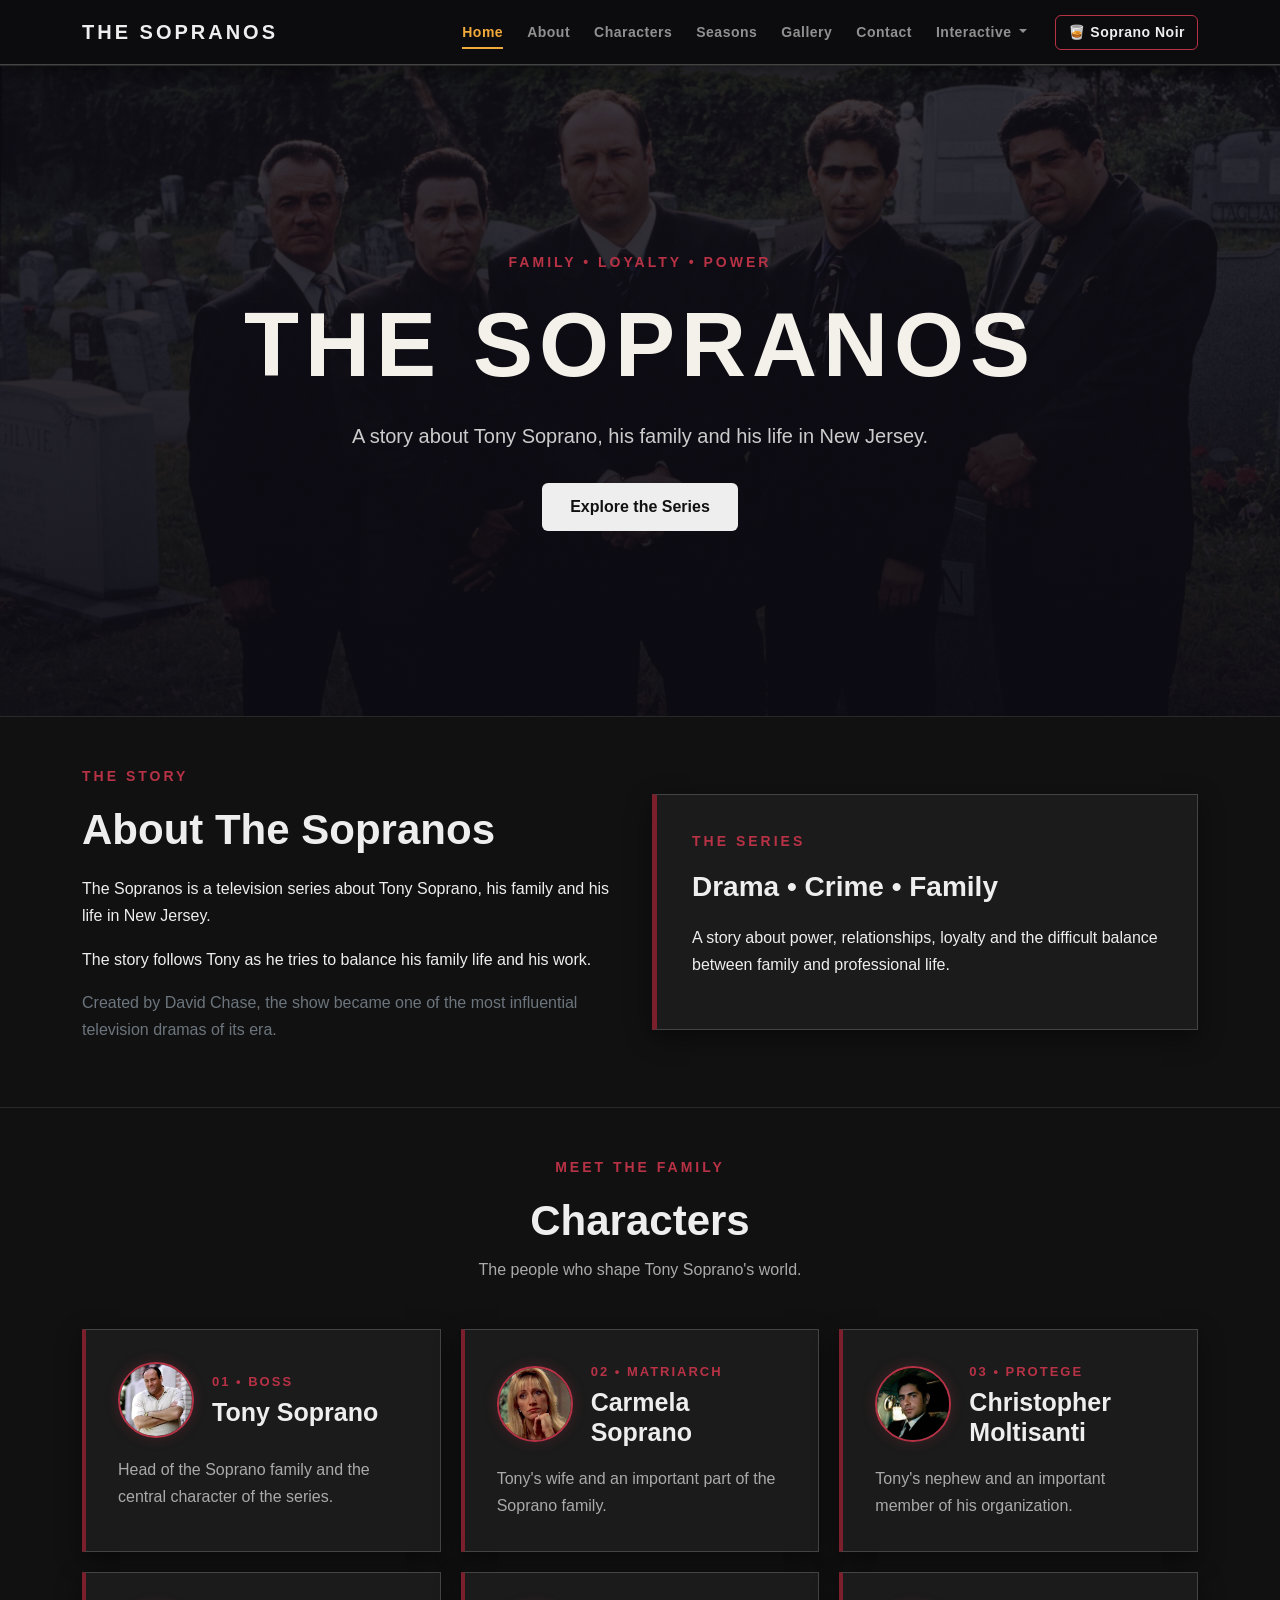
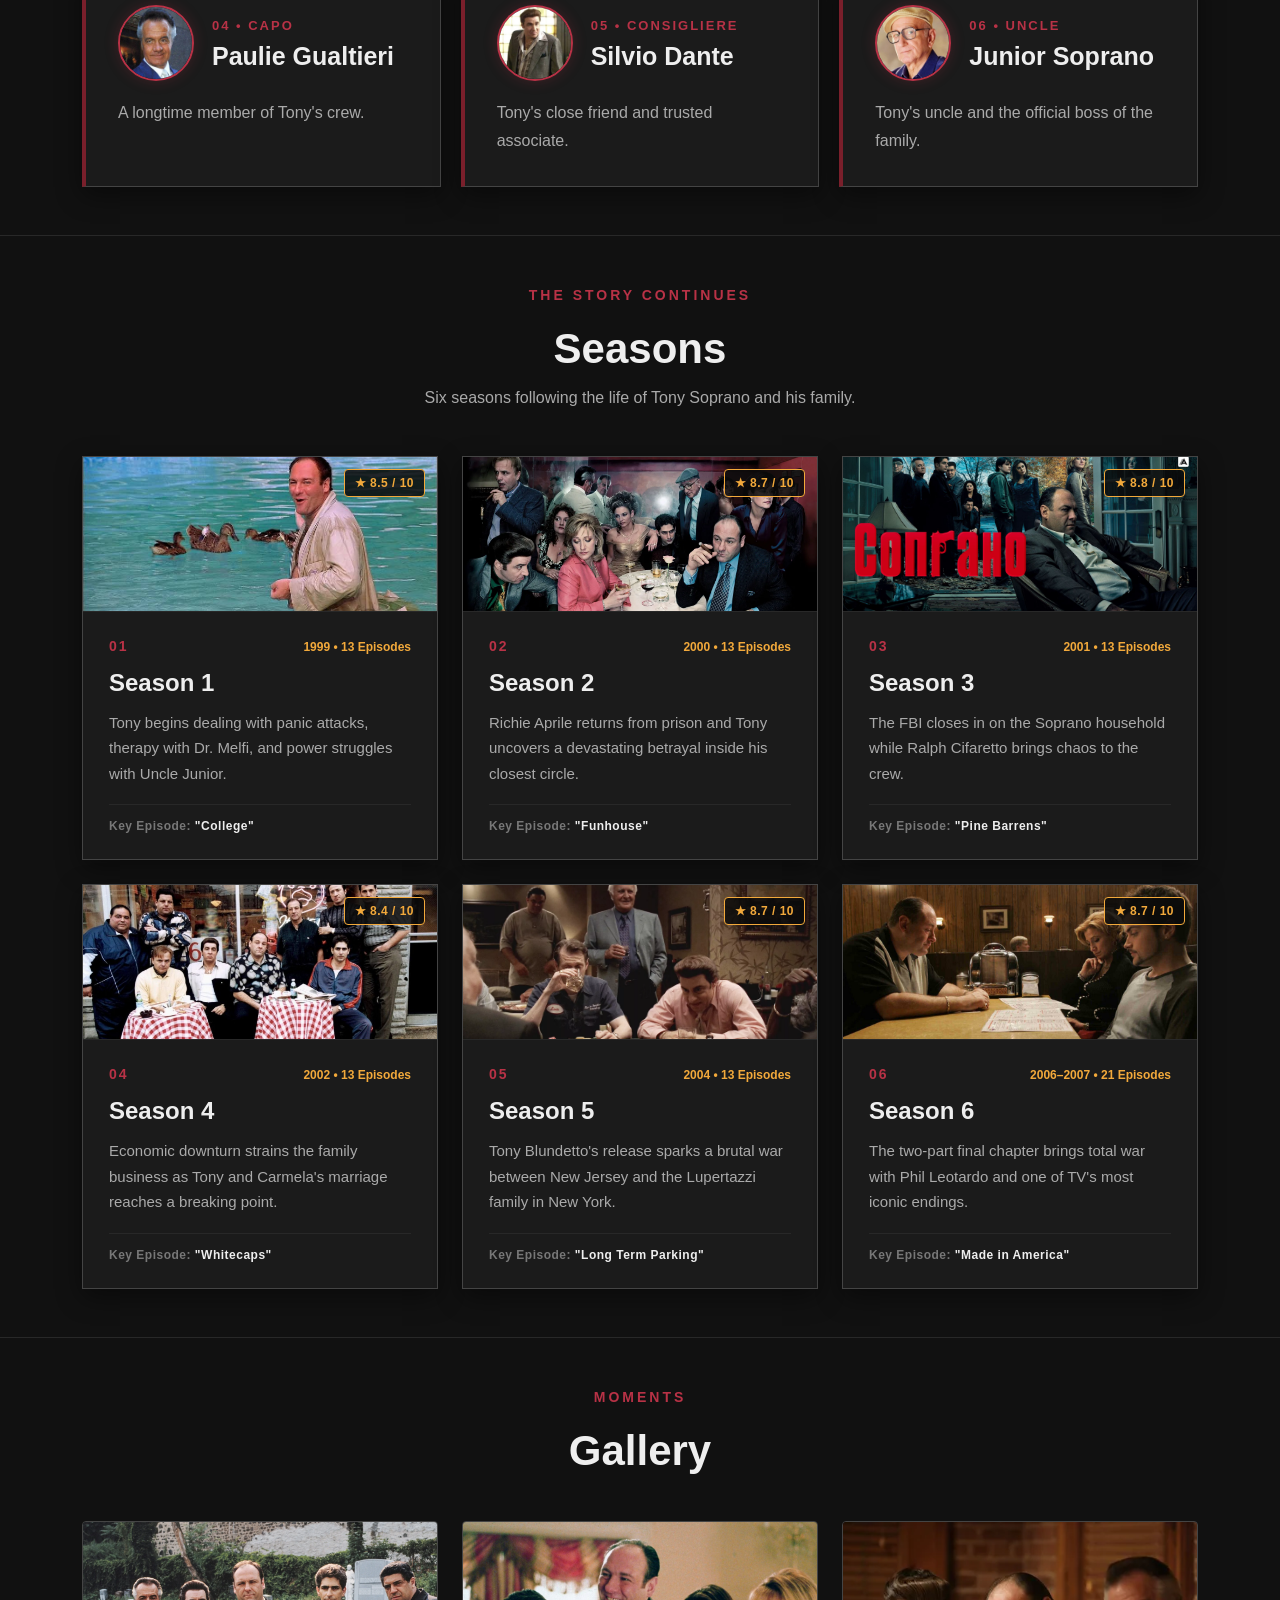
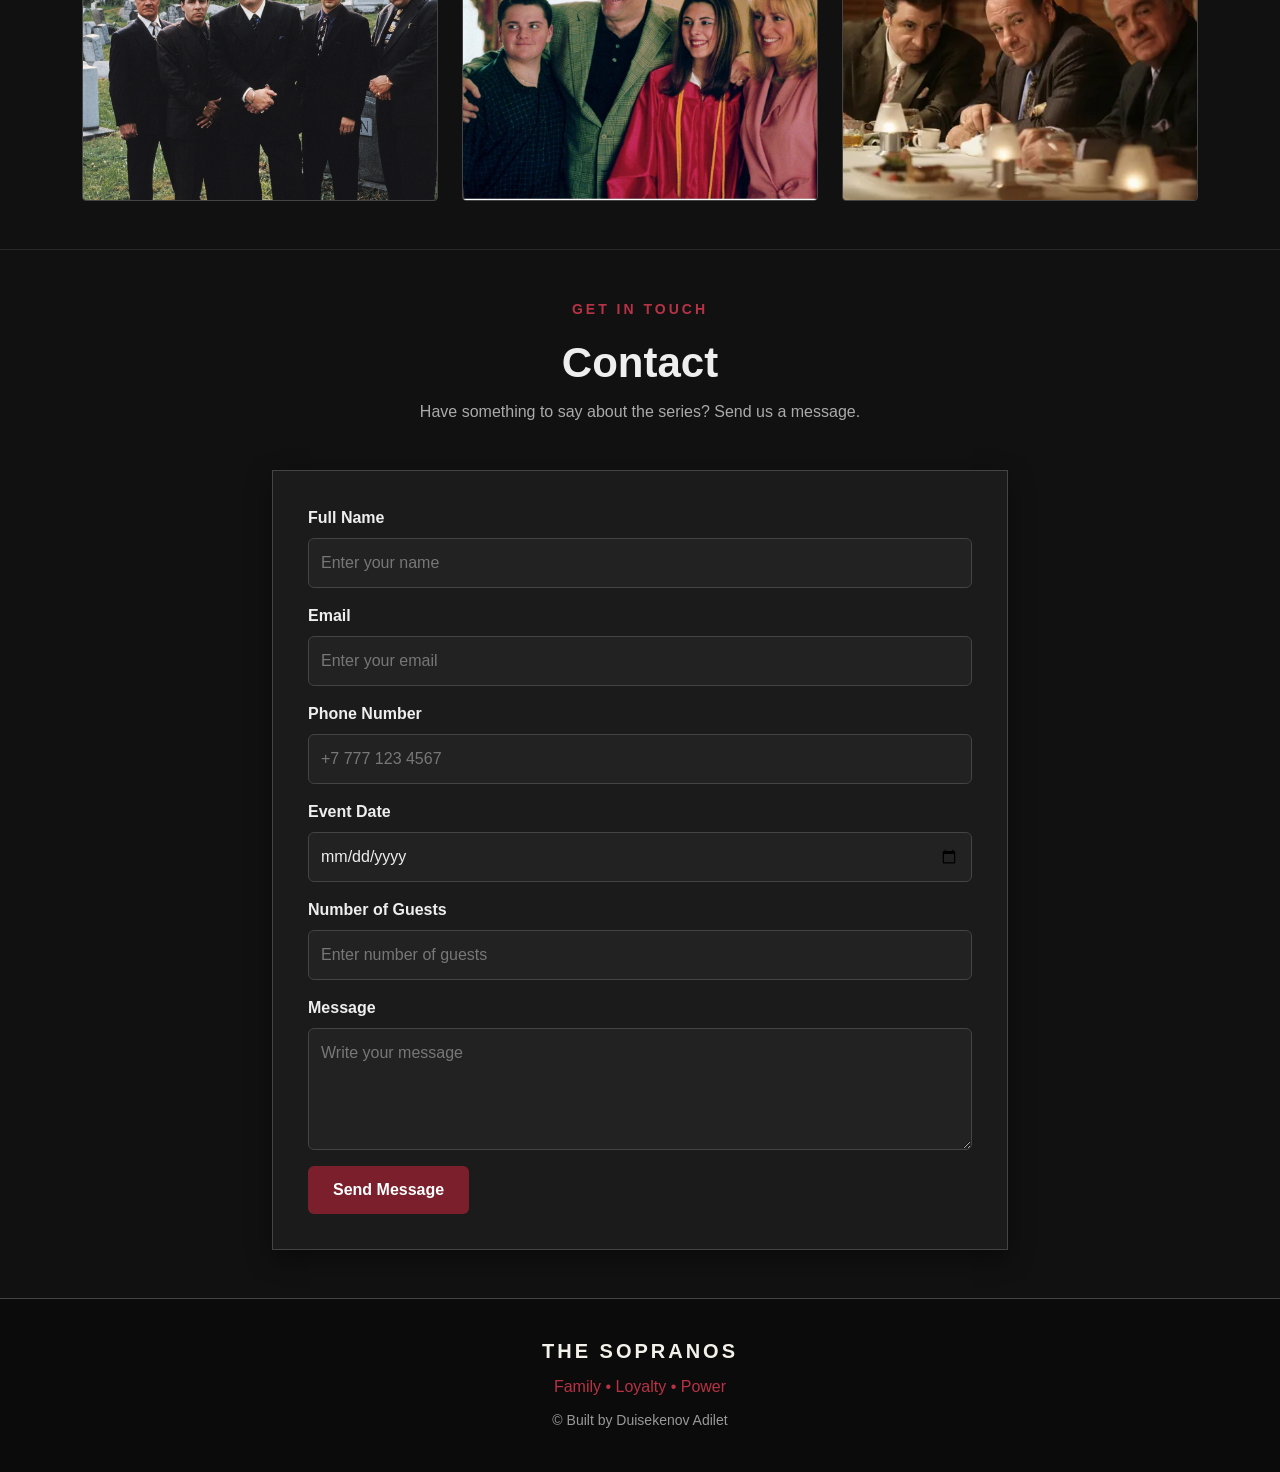
<file: index.html>
<!DOCTYPE html>
<html lang="en" data-theme="dark">

<head>
    <meta charset="UTF-8">
    <meta name="viewport" content="width=device-width, initial-scale=1.0">
    <title>The Sopranos — Official Fan Archive</title>

    <link href="https://cdn.jsdelivr.net/npm/bootstrap@5.3.3/dist/css/bootstrap.min.css" rel="stylesheet">
    <link rel="stylesheet" href="css/style.css">
</head>

<body>

<header class="site-header">
    <nav class="navbar navbar-expand-lg navbar-dark bg-dark">
        <div class="container">
            <a class="navbar-brand" href="index.html">THE SOPRANOS</a>

            <button class="navbar-toggler" type="button" data-bs-toggle="collapse" data-bs-target="#mainNavbar" aria-controls="mainNavbar" aria-expanded="false" aria-label="Toggle navigation">
                <span class="navbar-toggler-icon"></span>
            </button>

            <div class="collapse navbar-collapse" id="mainNavbar">
                <ul class="navbar-nav ms-auto align-items-lg-center">
                    <li class="nav-item"><a class="nav-link active" href="#home">Home</a></li>
                    <li class="nav-item"><a class="nav-link" href="#about">About</a></li>
                    <li class="nav-item"><a class="nav-link" href="characters.html">Characters</a></li>
                    <li class="nav-item"><a class="nav-link" href="#seasons">Seasons</a></li>
                    <li class="nav-item"><a class="nav-link" href="#gallery">Gallery</a></li>
                    <li class="nav-item"><a class="nav-link" href="#contact">Contact</a></li>

                    <li class="nav-item dropdown">
                        <a class="nav-link dropdown-toggle" href="#" id="interactiveDropdown" role="button" data-bs-toggle="dropdown" aria-expanded="false">
                            Interactive
                        </a>
                        <ul class="dropdown-menu dropdown-menu-dark dropdown-menu-end">
                            <li><a class="dropdown-item" href="game.html">Rating Mini-Game</a></li>
                            <li><a class="dropdown-item" href="family-database.html">The DiMeo Family Archive</a></li>
                            <li><a class="dropdown-item" href="character-creator.html">Build a Soldier / Member</a></li>
                        </ul>
                    </li>

                    <li class="nav-item ms-lg-3 mt-2 mt-lg-0">
                        <button id="themeToggle" class="btn btn-sm btn-outline-light" type="button" aria-label="Toggle color theme">
                            🥃 Soprano Noir
                        </button>
                    </li>
                </ul>
            </div>
        </div>
    </nav>
</header>

<main>
    <section id="home" class="hero-section">
        <div class="container text-center">
            <p class="hero-label">FAMILY • LOYALTY • POWER</p>
            <h1>THE SOPRANOS</h1>
            <p class="hero-description">
                A story about Tony Soprano, his family and his life in New Jersey.
            </p>
            <a href="#about" class="btn hero-button">Explore the Series</a>
        </div>
    </section>

    <section id="about" class="py-5">
        <div class="container">
            <div class="row align-items-center g-4">
                <div class="col-12 col-md-6">
                    <p class="section-label">THE STORY</p>
                    <h2>About The Sopranos</h2>
                    <p>
                        The Sopranos is a television series about Tony Soprano, his family and his life in New Jersey.
                    </p>
                    <p>
                        The story follows Tony as he tries to balance his family life and his work.
                    </p>
                    <p class="text-secondary">
                        Created by David Chase, the show became one of the most influential television dramas of its era.
                    </p>
                </div>

                <div class="col-12 col-md-6">
                    <div class="about-box">
                        <p class="section-label">THE SERIES</p>
                        <h3>Drama • Crime • Family</h3>
                        <p>
                            A story about power, relationships, loyalty and the difficult balance between family and professional life.
                        </p>
                    </div>
                </div>
            </div>
        </div>
    </section>

    <section id="characters" class="py-5">
        <div class="container">
            <div class="section-heading text-center">
                <p class="section-label">MEET THE FAMILY</p>
                <h2>Characters</h2>
                <p>The people who shape Tony Soprano's world.</p>
            </div>

            <div class="characters-grid">
                <article class="character-card">
                    <div class="card-top">
                        <img src="images/tony.jpeg" alt="Tony Soprano" class="card-avatar">
                        <div>
                            <span class="character-number">01 • BOSS</span>
                            <h3>Tony Soprano</h3>
                        </div>
                    </div>
                    <p>Head of the Soprano family and the central character of the series.</p>
                </article>

                <article class="character-card">
                    <div class="card-top">
                        <img src="images/carmela.png" alt="Carmela Soprano" class="card-avatar">
                        <div>
                            <span class="character-number">02 • MATRIARCH</span>
                            <h3>Carmela Soprano</h3>
                        </div>
                    </div>
                    <p>Tony's wife and an important part of the Soprano family.</p>
                </article>

                <article class="character-card">
                    <div class="card-top">
                        <img src="images/cristofer.jpeg" alt="Christopher Moltisanti" class="card-avatar">
                        <div>
                            <span class="character-number">03 • PROTEGE</span>
                            <h3>Christopher Moltisanti</h3>
                        </div>
                    </div>
                    <p>Tony's nephew and an important member of his organization.</p>
                </article>

                <article class="character-card">
                    <div class="card-top">
                        <img src="images/polly.jpeg" alt="Paulie Gualtieri" class="card-avatar">
                        <div>
                            <span class="character-number">04 • CAPO</span>
                            <h3>Paulie Gualtieri</h3>
                        </div>
                    </div>
                    <p>A longtime member of Tony's crew.</p>
                </article>

                <article class="character-card">
                    <div class="card-top">
                        <img src="images/silvio.jpeg" alt="Silvio Dante" class="card-avatar">
                        <div>
                            <span class="character-number">05 • CONSIGLIERE</span>
                            <h3>Silvio Dante</h3>
                        </div>
                    </div>
                    <p>Tony's close friend and trusted associate.</p>
                </article>

                <article class="character-card">
                    <div class="card-top">
                        <img src="images/junior.webp" alt="Junior Soprano" class="card-avatar">
                        <div>
                            <span class="character-number">06 • UNCLE</span>
                            <h3>Junior Soprano</h3>
                        </div>
                    </div>
                    <p>Tony's uncle and the official boss of the family.</p>
                </article>
            </div>
        </div>
    </section>

    <section id="seasons" class="py-5">
        <div class="container">
            <div class="section-heading text-center">
                <p class="section-label">THE STORY CONTINUES</p>
                <h2>Seasons</h2>
                <p>Six seasons following the life of Tony Soprano and his family.</p>
            </div>

            <div class="row g-4">
                <div class="col-12 col-md-6 col-lg-4">
                    <article class="season-card h-100">
                        <div class="season-banner">
                            <img src="images/season1.jpeg" alt="Season 1">
                            <span class="season-rating">★ 8.5 / 10</span>
                        </div>
                        <div class="season-body">
                            <div class="season-meta"><span>01</span><small>1999 • 13 Episodes</small></div>
                            <h3>Season 1</h3>
                            <p>Tony begins dealing with panic attacks, therapy with Dr. Melfi, and power struggles with Uncle Junior.</p>
                            <div class="season-highlight">Key Episode: <span>"College"</span></div>
                        </div>
                    </article>
                </div>

                <div class="col-12 col-md-6 col-lg-4">
                    <article class="season-card h-100">
                        <div class="season-banner">
                            <img src="images/season2.webp" alt="Season 2">
                            <span class="season-rating">★ 8.7 / 10</span>
                        </div>
                        <div class="season-body">
                            <div class="season-meta"><span>02</span><small>2000 • 13 Episodes</small></div>
                            <h3>Season 2</h3>
                            <p>Richie Aprile returns from prison and Tony uncovers a devastating betrayal inside his closest circle.</p>
                            <div class="season-highlight">Key Episode: <span>"Funhouse"</span></div>
                        </div>
                    </article>
                </div>

                <div class="col-12 col-md-6 col-lg-4">
                    <article class="season-card h-100">
                        <div class="season-banner">
                            <img src="images/season3.jpeg" alt="Season 3">
                            <span class="season-rating">★ 8.8 / 10</span>
                        </div>
                        <div class="season-body">
                            <div class="season-meta"><span>03</span><small>2001 • 13 Episodes</small></div>
                            <h3>Season 3</h3>
                            <p>The FBI closes in on the Soprano household while Ralph Cifaretto brings chaos to the crew.</p>
                            <div class="season-highlight">Key Episode: <span>"Pine Barrens"</span></div>
                        </div>
                    </article>
                </div>

                <div class="col-12 col-md-6 col-lg-4">
                    <article class="season-card h-100">
                        <div class="season-banner">
                            <img src="images/season4.jpg" alt="Season 4">
                            <span class="season-rating">★ 8.4 / 10</span>
                        </div>
                        <div class="season-body">
                            <div class="season-meta"><span>04</span><small>2002 • 13 Episodes</small></div>
                            <h3>Season 4</h3>
                            <p>Economic downturn strains the family business as Tony and Carmela's marriage reaches a breaking point.</p>
                            <div class="season-highlight">Key Episode: <span>"Whitecaps"</span></div>
                        </div>
                    </article>
                </div>

                <div class="col-12 col-md-6 col-lg-4">
                    <article class="season-card h-100">
                        <div class="season-banner">
                            <img src="images/season5.webp" alt="Season 5">
                            <span class="season-rating">★ 8.7 / 10</span>
                        </div>
                        <div class="season-body">
                            <div class="season-meta"><span>05</span><small>2004 • 13 Episodes</small></div>
                            <h3>Season 5</h3>
                            <p>Tony Blundetto's release sparks a brutal war between New Jersey and the Lupertazzi family in New York.</p>
                            <div class="season-highlight">Key Episode: <span>"Long Term Parking"</span></div>
                        </div>
                    </article>
                </div>

                <div class="col-12 col-md-6 col-lg-4">
                    <article class="season-card h-100">
                        <div class="season-banner">
                            <img src="images/season6.jpg" alt="Season 6">
                            <span class="season-rating">★ 8.7 / 10</span>
                        </div>
                        <div class="season-body">
                            <div class="season-meta"><span>06</span><small>2006–2007 • 21 Episodes</small></div>
                            <h3>Season 6</h3>
                            <p>The two-part final chapter brings total war with Phil Leotardo and one of TV's most iconic endings.</p>
                            <div class="season-highlight">Key Episode: <span>"Made in America"</span></div>
                        </div>
                    </article>
                </div>
            </div>
        </div>
    </section>

    <section id="gallery" class="py-5">
        <div class="container">
            <div class="section-heading text-center">
                <p class="section-label">MOMENTS</p>
                <h2>Gallery</h2>
            </div>

            <div class="row g-4">
                <div class="col-12 col-md-6 col-lg-4">
                    <img src="images/soprano1.webp" alt="Tony Soprano and his crew" class="img-fluid gallery-img">
                </div>
                <div class="col-12 col-md-6 col-lg-4">
                    <img src="images/soprano2.avif" alt="The Soprano family" class="img-fluid gallery-img">
                </div>
                <div class="col-12 col-md-6 col-lg-4">
                    <img src="images/soprano3.webp" alt="Silvio, Tony and Paulie" class="img-fluid gallery-img">
                </div>
            </div>
        </div>
    </section>

    <section id="contact" class="py-5">
        <div class="container">
            <div class="section-heading text-center">
                <p class="section-label">GET IN TOUCH</p>
                <h2>Contact</h2>
                <p>Have something to say about the series? Send us a message.</p>
            </div>

            <div class="row justify-content-center">
                <div class="col-12 col-md-8">
                    <form id="contactForm" novalidate>
                        <div class="mb-3">
                            <label for="name" class="form-label">Full Name</label>
                            <input type="text" class="form-control" id="name" name="name" placeholder="Enter your name" required>
                            <div class="invalid-feedback"></div>
                        </div>

                        <div class="mb-3">
                            <label for="email" class="form-label">Email</label>
                            <input type="email" class="form-control" id="email" name="email" placeholder="Enter your email" required>
                            <div class="invalid-feedback"></div>
                        </div>

                        <div class="mb-3">
                            <label for="phone" class="form-label">Phone Number</label>
                            <input type="tel" class="form-control" id="phone" name="phone" placeholder="+7 777 123 4567" required>
                            <div class="invalid-feedback"></div>
                        </div>

                        <div class="mb-3">
                            <label for="eventDate" class="form-label">Event Date</label>
                            <input type="date" class="form-control" id="eventDate" name="eventDate" required>
                            <div class="invalid-feedback"></div>
                        </div>

                        <div class="mb-3">
                            <label for="guests" class="form-label">Number of Guests</label>
                            <input type="number" class="form-control" id="guests" name="guests" placeholder="Enter number of guests" min="1" max="10" required>
                            <div class="invalid-feedback"></div>
                        </div>

                        <div class="mb-3">
                            <label for="message" class="form-label">Message</label>
                            <textarea class="form-control" id="message" name="message" rows="4" placeholder="Write your message" required></textarea>
                            <div class="invalid-feedback"></div>
                        </div>

                        <button type="submit" class="btn submit-button">Send Message</button>

                        <div id="formSuccess" class="alert alert-success mt-3 d-none" role="status" aria-live="polite">
                            Your message has been sent successfully!
                        </div>
                    </form>
                </div>
            </div>
        </div>
    </section>
</main>

<footer class="site-footer">
    <div class="container text-center">
        <h3>THE SOPRANOS</h3>
        <p>Family • Loyalty • Power</p>
        <small>&copy; Built by Duisekenov Adilet</small>
    </div>
</footer>

<button id="backToTop" class="back-to-top" type="button" aria-label="Back to top">&uarr; Top</button>

<script src="https://code.jquery.com/jquery-3.7.1.min.js"></script>
<script src="https://cdn.jsdelivr.net/npm/bootstrap@5.3.3/dist/js/bootstrap.bundle.min.js"></script>
<script src="js/contact.js"></script>
<script src="js/main.js"></script>
</body>
</html>
</file>
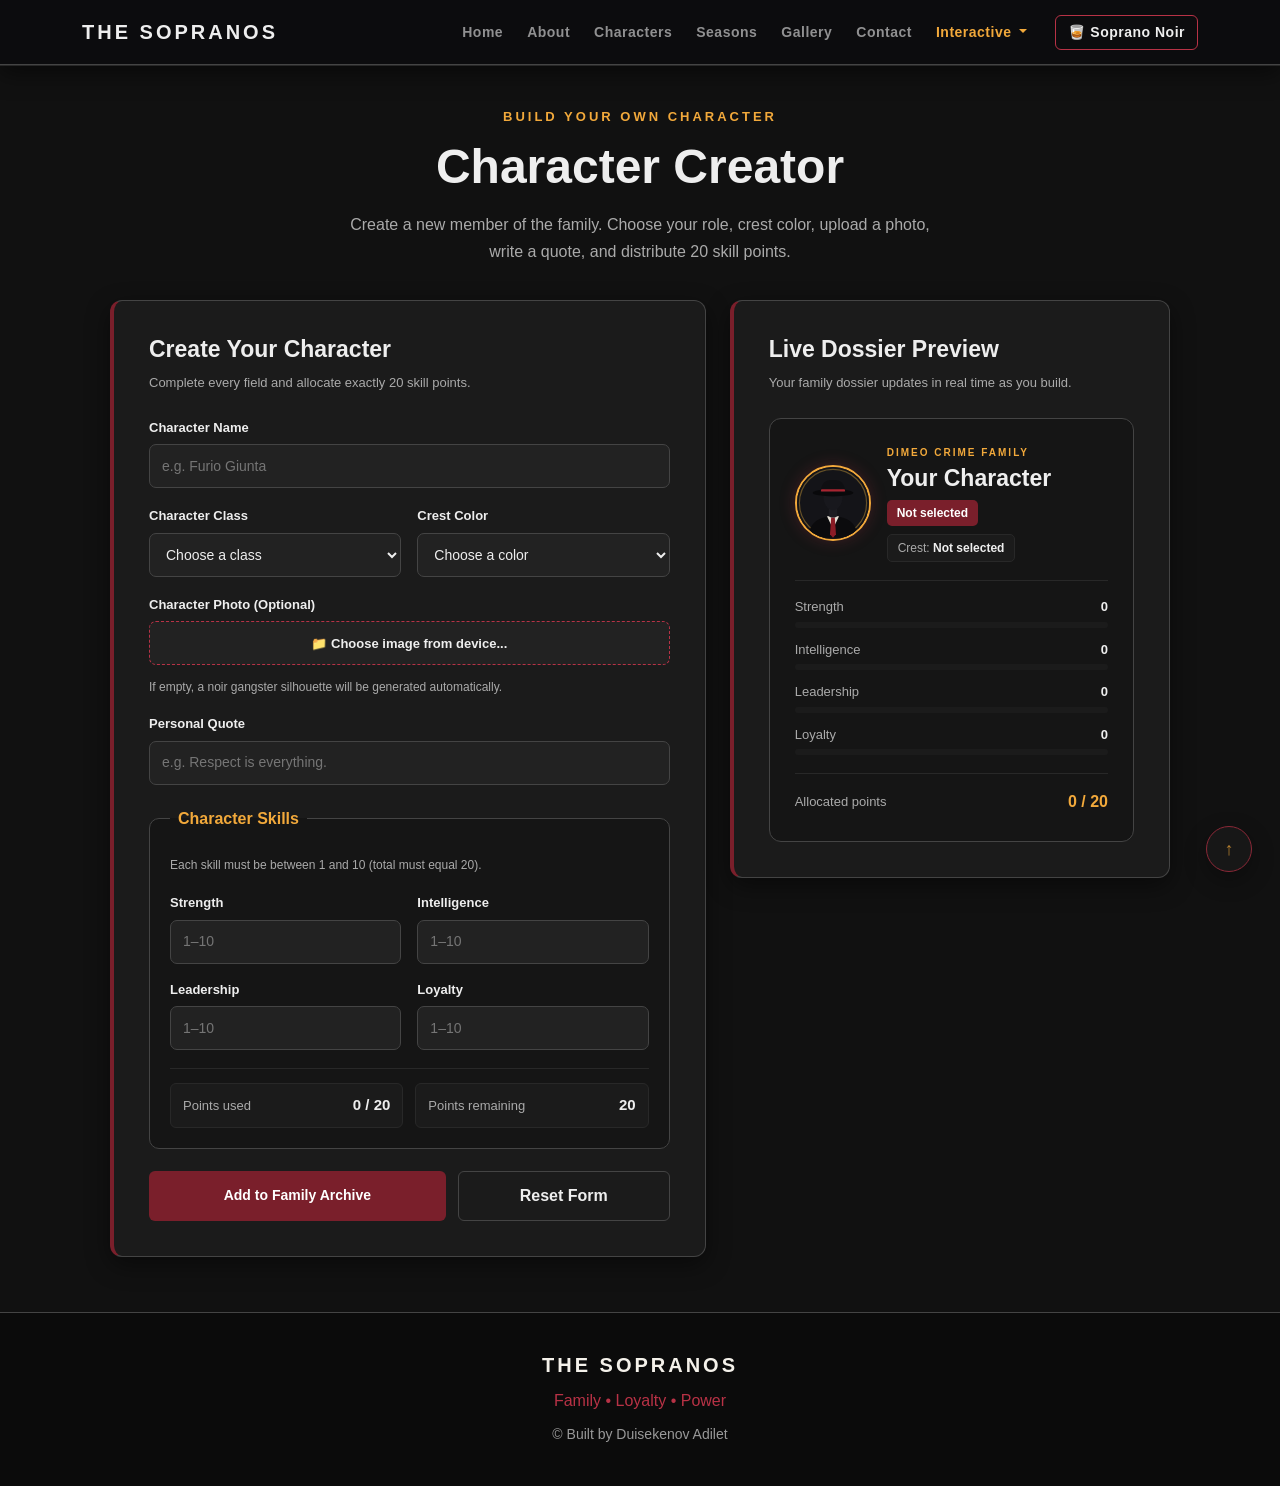
<file: character-creator.html>
<!DOCTYPE html>
<html lang="en" data-theme="dark">

<head>
    <meta charset="UTF-8">
    <meta name="viewport" content="width=device-width, initial-scale=1.0">
    <title>Character Creator | The Sopranos</title>

    <link href="https://cdn.jsdelivr.net/npm/bootstrap@5.3.3/dist/css/bootstrap.min.css" rel="stylesheet">
    <link rel="stylesheet" href="css/style.css">
    <link rel="stylesheet" href="css/interactive.css">
    <link rel="stylesheet" href="css/creator.css">

    <script src="js/creator.js" defer></script>
</head>

<body class="assignment-page creator-page">

<header class="site-header">
    <nav class="navbar navbar-expand-lg navbar-dark bg-dark">
        <div class="container">
            <a class="navbar-brand" href="index.html">THE SOPRANOS</a>

            <button class="navbar-toggler" type="button" data-bs-toggle="collapse" data-bs-target="#mainNavbar" aria-controls="mainNavbar" aria-expanded="false" aria-label="Toggle navigation">
                <span class="navbar-toggler-icon"></span>
            </button>

            <div class="collapse navbar-collapse" id="mainNavbar">
                <ul class="navbar-nav ms-auto align-items-lg-center">
                    <li class="nav-item"><a class="nav-link" href="index.html">Home</a></li>
                    <li class="nav-item"><a class="nav-link" href="index.html#about">About</a></li>
                    <li class="nav-item"><a class="nav-link" href="characters.html">Characters</a></li>
                    <li class="nav-item"><a class="nav-link" href="index.html#seasons">Seasons</a></li>
                    <li class="nav-item"><a class="nav-link" href="index.html#gallery">Gallery</a></li>
                    <li class="nav-item"><a class="nav-link" href="index.html#contact">Contact</a></li>

                    <li class="nav-item dropdown">
                        <a class="nav-link dropdown-toggle active" href="#" id="interactiveDropdown" role="button" data-bs-toggle="dropdown" aria-expanded="false">
                            Interactive
                        </a>
                        <ul class="dropdown-menu dropdown-menu-dark dropdown-menu-end">
                            <li><a class="dropdown-item" href="game.html">Rating Mini-Game</a></li>
                            <li><a class="dropdown-item" href="family-database.html">The DiMeo Family Archive</a></li>
                            <li><a class="dropdown-item active" href="character-creator.html">Build a Soldier / Member</a></li>
                        </ul>
                    </li>

                    <li class="nav-item ms-lg-3 mt-2 mt-lg-0">
                        <button id="themeToggle" class="btn btn-sm btn-outline-light" type="button" aria-label="Toggle color theme">
                            🥃 Soprano Noir
                        </button>
                    </li>
                </ul>
            </div>
        </div>
    </nav>
</header>

<main class="creator-container">
    <header class="creator-header">
        <p class="creator-eyebrow">BUILD YOUR OWN CHARACTER</p>
        <h1>Character Creator</h1>
        <p>
            Create a new member of the family. Choose your role, crest color, upload a photo, write a quote, and distribute 20 skill points.
        </p>
    </header>

    <div class="creator-layout">
        <section class="creator-panel">
            <h2>Create Your Character</h2>
            <p class="creator-description">
                Complete every field and allocate exactly 20 skill points.
            </p>

            <form id="character-form">
                <div id="form-errors" class="form-errors" role="alert" aria-live="assertive" tabindex="-1" hidden></div>

                <div class="form-field">
                    <label for="character-name">Character Name</label>
                    <input type="text" id="character-name" name="characterName" minlength="2" maxlength="30" pattern="[A-Za-z][A-Za-z '-]*" required autocomplete="off" placeholder="e.g. Furio Giunta">
                </div>

                <div class="row g-3">
                    <div class="col-12 col-sm-6">
                        <div class="form-field">
                            <label for="character-class">Character Class</label>
                            <select id="character-class" name="characterClass" required>
                                <option value="">Choose a class</option>
                                <option value="boss">Boss (Leadership &ge; 5)</option>
                                <option value="underboss">Underboss (Intelligence &ge; 5)</option>
                                <option value="enforcer">Enforcer (Strength &ge; 5)</option>
                                <option value="consigliere">Consigliere (Loyalty &ge; 5)</option>
                            </select>
                        </div>
                    </div>

                    <div class="col-12 col-sm-6">
                        <div class="form-field">
                            <label for="character-color">Crest Color</label>
                            <select id="character-color" name="characterColor" required>
                                <option value="">Choose a color</option>
                                <option value="crimson">Crimson Red</option>
                                <option value="gold">Gold</option>
                                <option value="black">Obsidian Black</option>
                                <option value="ivory">Ivory</option>
                            </select>
                        </div>
                    </div>
                </div>

                <!-- Красивое кастомное поле загрузки фото -->
                <div class="form-field">
                    <label>Character Photo (Optional)</label>
                    <div class="custom-file-upload">
                        <input type="file" id="character-image" name="characterImage" accept="image/*">
                        <label for="character-image" id="file-custom-label">📁 Choose image from device...</label>
                    </div>
                    <small class="creator-field-hint">If empty, a noir gangster silhouette will be generated automatically.</small>
                </div>

                <div class="form-field">
                    <label for="character-quote">Personal Quote</label>
                    <input type="text" id="character-quote" name="characterQuote" maxlength="100" placeholder="e.g. Respect is everything.">
                </div>

                <fieldset class="skills-fieldset">
                    <legend>Character Skills</legend>
                    <p class="skills-description">Each skill must be between 1 and 10 (total must equal 20).</p>

                    <div class="row g-3">
                        <div class="col-12 col-sm-6">
                            <div class="form-field mb-0">
                                <label for="strength">Strength</label>
                                <input type="number" id="strength" name="strength" min="1" max="10" step="1" placeholder="1–10" required>
                            </div>
                        </div>

                        <div class="col-12 col-sm-6">
                            <div class="form-field mb-0">
                                <label for="intelligence">Intelligence</label>
                                <input type="number" id="intelligence" name="intelligence" min="1" max="10" step="1" placeholder="1–10" required>
                            </div>
                        </div>

                        <div class="col-12 col-sm-6">
                            <div class="form-field mb-0">
                                <label for="leadership">Leadership</label>
                                <input type="number" id="leadership" name="leadership" min="1" max="10" step="1" placeholder="1–10" required>
                            </div>
                        </div>

                        <div class="col-12 col-sm-6">
                            <div class="form-field mb-0">
                                <label for="loyalty">Loyalty</label>
                                <input type="number" id="loyalty" name="loyalty" min="1" max="10" step="1" placeholder="1–10" required>
                            </div>
                        </div>
                    </div>

                    <div class="points-summary-box">
                        <div class="points-counter">
                            <span>Points used</span>
                            <strong id="points-used">0 / 20</strong>
                        </div>
                        <div class="points-counter">
                            <span>Points remaining</span>
                            <strong id="points-remaining">20</strong>
                        </div>
                    </div>

                    <p id="skill-points-error" class="field-error mt-2" role="status" aria-live="polite" hidden></p>
                </fieldset>

                <div class="creator-actions">
                    <button type="submit" class="creator-submit">Add to Family Archive</button>
                    <button type="reset" class="creator-reset">Reset Form</button>
                </div>
            </form>
        </section>

        <aside class="creator-panel preview-panel">
            <h2>Live Dossier Preview</h2>
            <p class="creator-description">
                Your family dossier updates in real time as you build.
            </p>

            <article id="character-preview" class="character-preview preview-color-black">
                <div class="preview-header-row">
                    <img id="preview-avatar" src="" alt="Character portrait" class="preview-avatar">
                    <div>
                        <p class="preview-eyebrow">DIMEO CRIME FAMILY</p>
                        <h3 id="preview-name">Your Character</h3>
                        <div class="preview-badges">
                            <span id="preview-class" class="preview-class">Not selected</span>
                            <span class="preview-color-chip">Crest: <strong id="preview-color">Not selected</strong></span>
                        </div>
                    </div>
                </div>

                <div class="preview-skills">
                    <div class="skill-bar-row">
                        <div class="skill-bar-head"><span>Strength</span><strong id="preview-strength">0</strong></div>
                        <div class="skill-bar-track"><div id="bar-strength" class="skill-bar-fill"></div></div>
                    </div>

                    <div class="skill-bar-row">
                        <div class="skill-bar-head"><span>Intelligence</span><strong id="preview-intelligence">0</strong></div>
                        <div class="skill-bar-track"><div id="bar-intelligence" class="skill-bar-fill"></div></div>
                    </div>

                    <div class="skill-bar-row">
                        <div class="skill-bar-head"><span>Leadership</span><strong id="preview-leadership">0</strong></div>
                        <div class="skill-bar-track"><div id="bar-leadership" class="skill-bar-fill"></div></div>
                    </div>

                    <div class="skill-bar-row">
                        <div class="skill-bar-head"><span>Loyalty</span><strong id="preview-loyalty">0</strong></div>
                        <div class="skill-bar-track"><div id="bar-loyalty" class="skill-bar-fill"></div></div>
                    </div>
                </div>

                <p class="preview-points">
                    <span>Allocated points</span>
                    <strong id="preview-total">0 / 20</strong>
                </p>
            </article>

            <section id="creation-result" class="creation-result" aria-live="polite" hidden></section>
        </aside>
    </div>
</main>

<footer class="site-footer">
    <div class="container text-center">
        <h3>THE SOPRANOS</h3>
        <p>Family • Loyalty • Power</p>
        <small>&copy; Built by Duisekenov Adilet</small>
    </div>
</footer>

<button id="backToTop" class="back-to-top" type="button" aria-label="Back to top">&uarr;</button>

<script src="https://code.jquery.com/jquery-3.7.1.min.js"></script>
<script src="https://cdn.jsdelivr.net/npm/bootstrap@5.3.3/dist/js/bootstrap.bundle.min.js"></script>
<script src="js/main.js"></script>
</body>
</html>
</file>
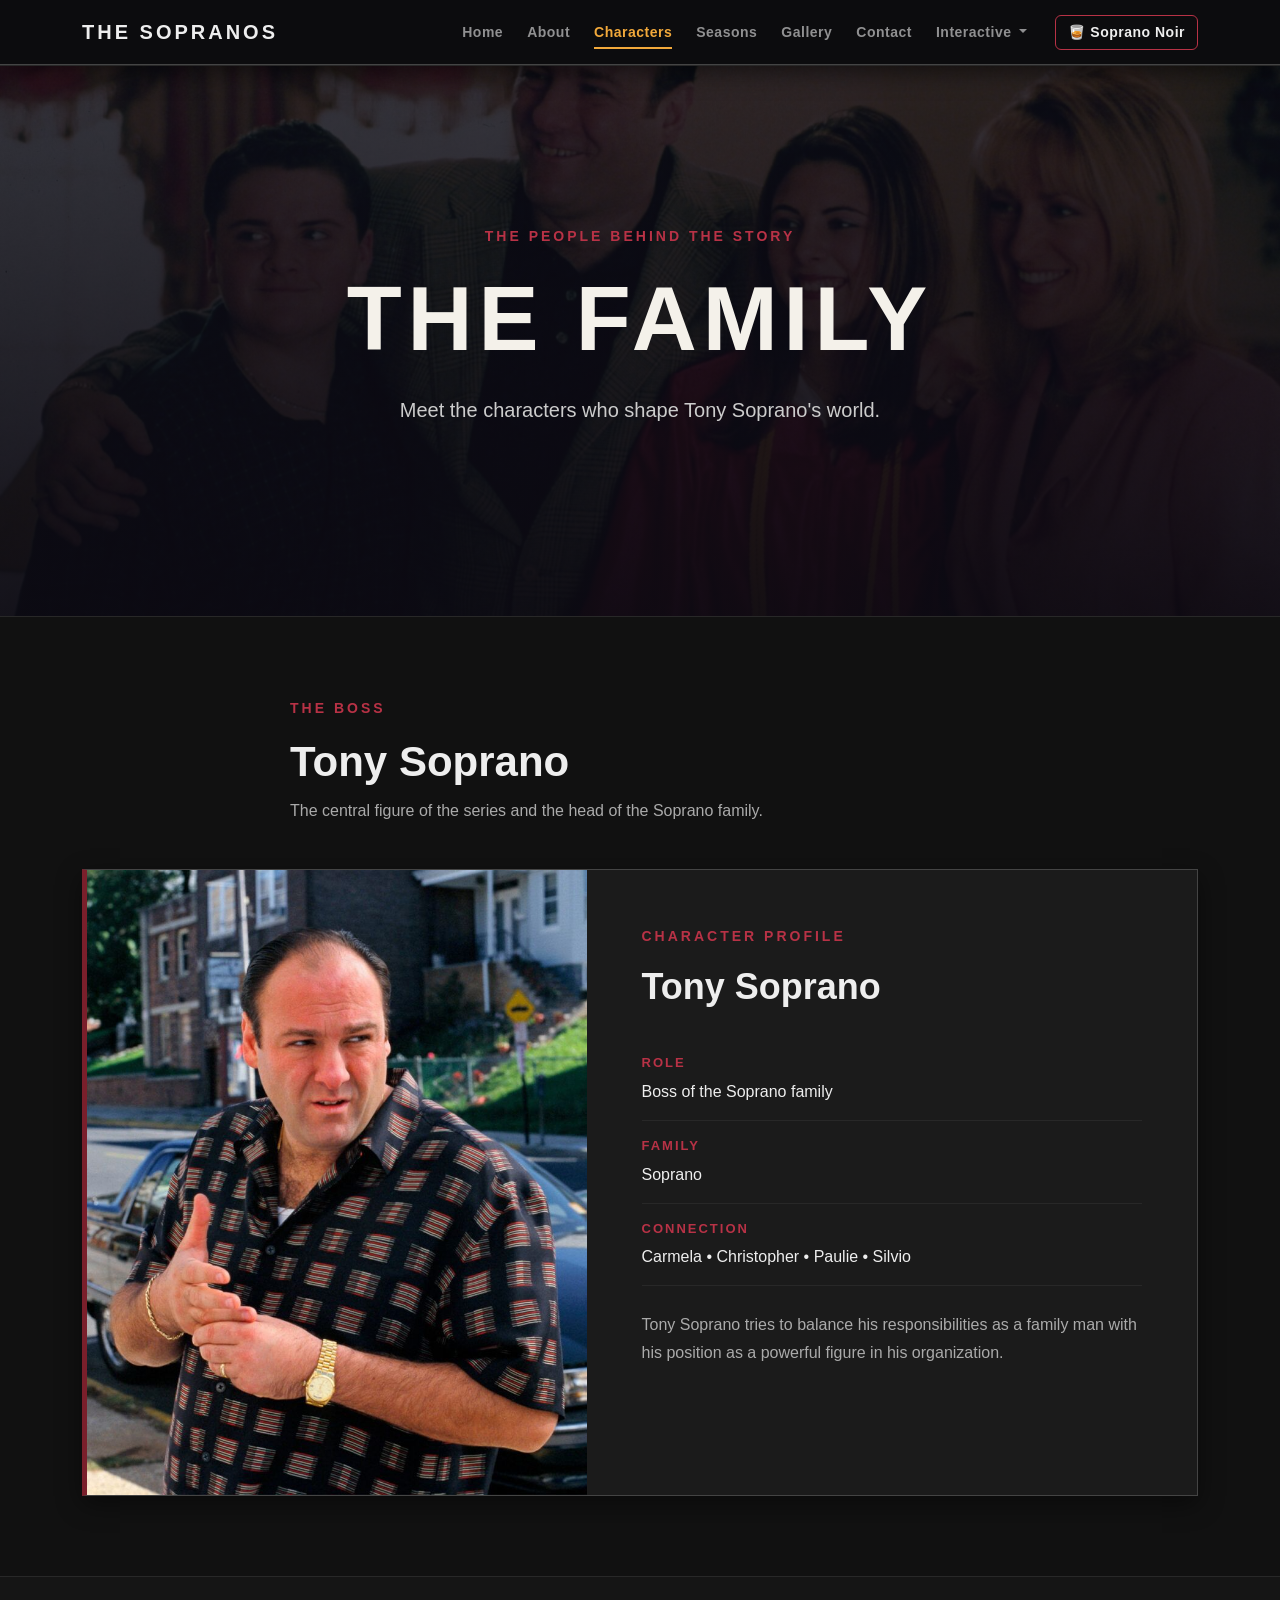
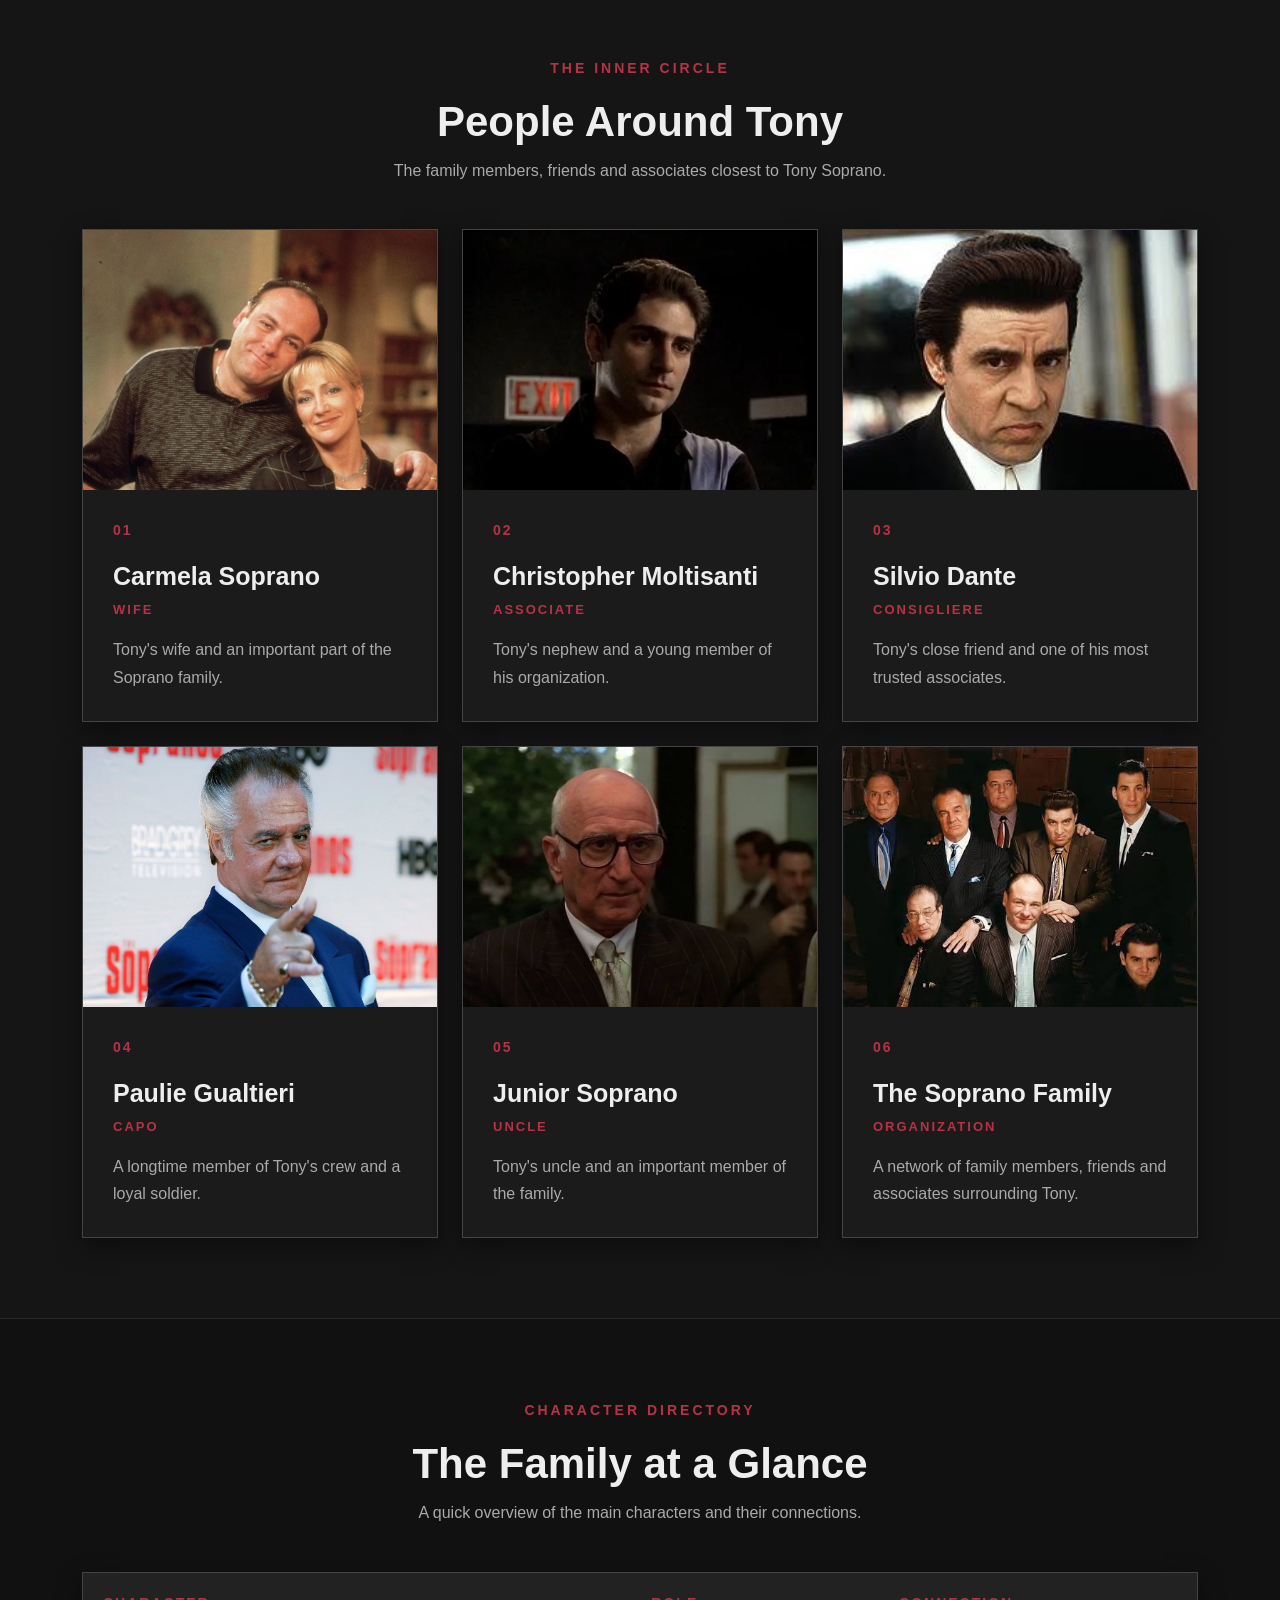
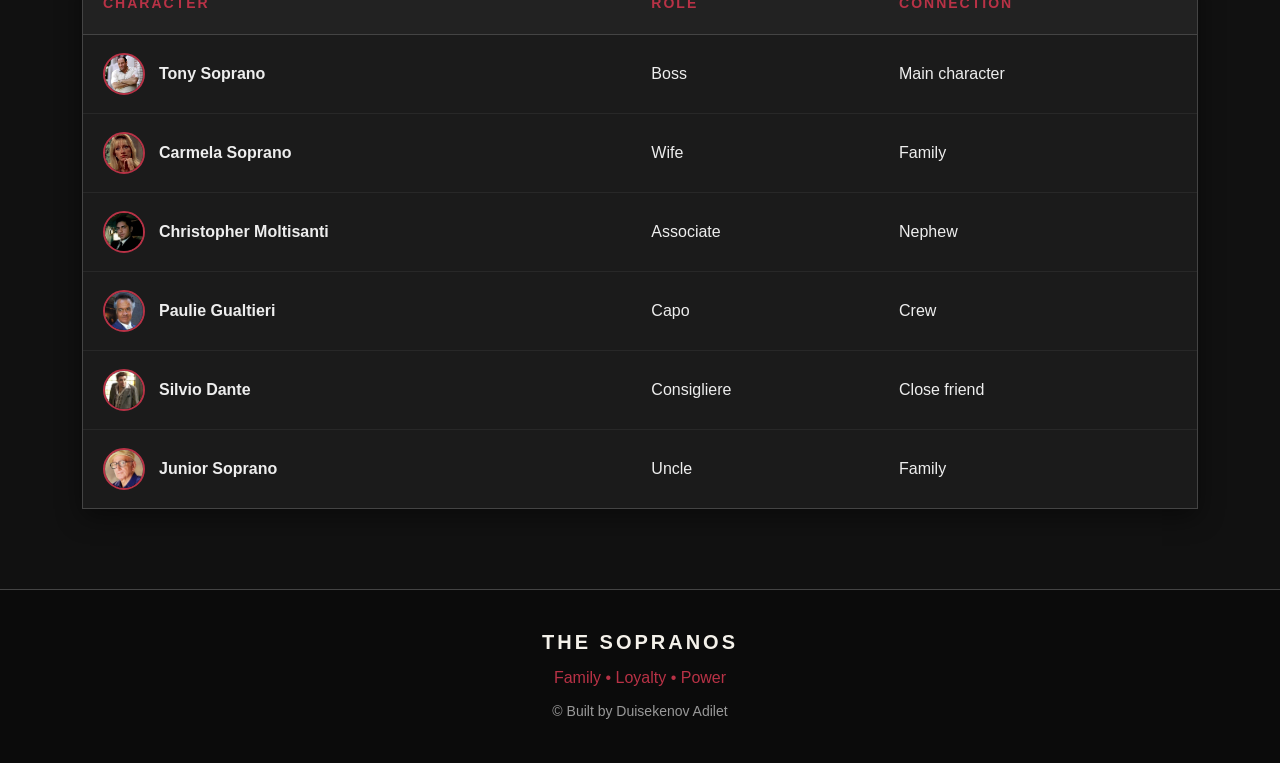
<file: characters.html>
<!DOCTYPE html>
<html lang="en" data-theme="dark">

<head>
    <meta charset="UTF-8">
    <meta name="viewport" content="width=device-width, initial-scale=1.0">
    <title>The Sopranos — Characters</title>

    <link href="https://cdn.jsdelivr.net/npm/bootstrap@5.3.3/dist/css/bootstrap.min.css" rel="stylesheet">
    <link rel="stylesheet" href="css/style.css">
    <link rel="stylesheet" href="css/characters.css">
</head>

<body>

<header class="site-header">
    <nav class="navbar navbar-expand-lg navbar-dark bg-dark">
        <div class="container">
            <a class="navbar-brand" href="index.html">THE SOPRANOS</a>

            <button class="navbar-toggler" type="button" data-bs-toggle="collapse" data-bs-target="#mainNavbar" aria-controls="mainNavbar" aria-expanded="false" aria-label="Toggle navigation">
                <span class="navbar-toggler-icon"></span>
            </button>

            <div class="collapse navbar-collapse" id="mainNavbar">
                <ul class="navbar-nav ms-auto align-items-lg-center">
                    <li class="nav-item"><a class="nav-link" href="index.html">Home</a></li>
                    <li class="nav-item"><a class="nav-link" href="index.html#about">About</a></li>
                    <li class="nav-item"><a class="nav-link active" href="characters.html">Characters</a></li>
                    <li class="nav-item"><a class="nav-link" href="index.html#seasons">Seasons</a></li>
                    <li class="nav-item"><a class="nav-link" href="index.html#gallery">Gallery</a></li>
                    <li class="nav-item"><a class="nav-link" href="index.html#contact">Contact</a></li>

                    <li class="nav-item dropdown">
                        <a class="nav-link dropdown-toggle" href="#" id="interactiveDropdown" role="button" data-bs-toggle="dropdown" aria-expanded="false">
                            Interactive
                        </a>
                        <ul class="dropdown-menu dropdown-menu-dark dropdown-menu-end">
                            <li><a class="dropdown-item" href="game.html">Rating Mini-Game</a></li>
                            <li><a class="dropdown-item" href="family-database.html">The DiMeo Family Archive</a></li>
                            <li><a class="dropdown-item" href="character-creator.html">Build a Soldier / Member</a></li>
                        </ul>
                    </li>

                    <li class="nav-item ms-lg-3 mt-2 mt-lg-0">
                        <button id="themeToggle" class="btn btn-sm btn-outline-light" type="button" aria-label="Toggle color theme">
                            🥃 Soprano Noir
                        </button>
                    </li>
                </ul>
            </div>
        </div>
    </nav>
</header>

<main>
    <section class="characters-hero">
        <div class="container text-center">
            <p class="hero-label">THE PEOPLE BEHIND THE STORY</p>
            <h1>THE FAMILY</h1>
            <p class="hero-description">
                Meet the characters who shape Tony Soprano's world.
            </p>
        </div>
    </section>

    <section class="featured-character">
        <div class="container">
            <div class="section-heading">
                <p class="section-label">THE BOSS</p>
                <h2>Tony Soprano</h2>
                <p>
                    The central figure of the series and the head of the Soprano family.
                </p>
            </div>

            <div class="tony-profile">
                <div class="tony-image">
                    <img src="images/soprano4.jpg" alt="Tony Soprano and his crew">
                </div>

                <div class="tony-info">
                    <p class="profile-label">CHARACTER PROFILE</p>
                    <h3>Tony Soprano</h3>

                    <div class="profile-item">
                        <span>Role</span>
                        <p>Boss of the Soprano family</p>
                    </div>

                    <div class="profile-item">
                        <span>Family</span>
                        <p>Soprano</p>
                    </div>

                    <div class="profile-item">
                        <span>Connection</span>
                        <p>Carmela • Christopher • Paulie • Silvio</p>
                    </div>

                    <p class="profile-description">
                        Tony Soprano tries to balance his responsibilities as a family man with his position as a powerful figure in his organization.
                    </p>
                </div>
            </div>
        </div>
    </section>

    <section class="inner-circle">
        <div class="container">
            <div class="section-heading text-center">
                <p class="section-label">THE INNER CIRCLE</p>
                <h2>People Around Tony</h2>
                <p>
                    The family members, friends and associates closest to Tony Soprano.
                </p>
            </div>

            <div class="row g-4">
                <div class="col-12 col-md-6 col-lg-4">
                    <article class="inner-card">
                        <div class="inner-card-image">
                            <img src="images/soprano5.jpg" alt="Carmela Soprano">
                        </div>
                        <div class="inner-card-content">
                            <span>01</span>
                            <h3>Carmela Soprano</h3>
                            <p class="role">Wife</p>
                            <p>Tony's wife and an important part of the Soprano family.</p>
                        </div>
                    </article>
                </div>

                <div class="col-12 col-md-6 col-lg-4">
                    <article class="inner-card">
                        <div class="inner-card-image">
                            <img src="images/soprano6.webp" alt="Christopher Moltisanti">
                        </div>
                        <div class="inner-card-content">
                            <span>02</span>
                            <h3>Christopher Moltisanti</h3>
                            <p class="role">Associate</p>
                            <p>Tony's nephew and a young member of his organization.</p>
                        </div>
                    </article>
                </div>

                <div class="col-12 col-md-6 col-lg-4">
                    <article class="inner-card">
                        <div class="inner-card-image">
                            <img src="images/soprano7.jpeg" alt="Silvio Dante">
                        </div>
                        <div class="inner-card-content">
                            <span>03</span>
                            <h3>Silvio Dante</h3>
                            <p class="role">Consigliere</p>
                            <p>Tony's close friend and one of his most trusted associates.</p>
                        </div>
                    </article>
                </div>

                <div class="col-12 col-md-6 col-lg-4">
                    <article class="inner-card">
                        <div class="inner-card-image">
                            <img src="images/soprano8.jpg" alt="Paulie Gualtieri">
                        </div>
                        <div class="inner-card-content">
                            <span>04</span>
                            <h3>Paulie Gualtieri</h3>
                            <p class="role">Capo</p>
                            <p>A longtime member of Tony's crew and a loyal soldier.</p>
                        </div>
                    </article>
                </div>

                <div class="col-12 col-md-6 col-lg-4">
                    <article class="inner-card">
                        <div class="inner-card-image">
                            <img src="images/soprano9.jpg" alt="Junior Soprano">
                        </div>
                        <div class="inner-card-content">
                            <span>05</span>
                            <h3>Junior Soprano</h3>
                            <p class="role">Uncle</p>
                            <p>Tony's uncle and an important member of the family.</p>
                        </div>
                    </article>
                </div>

                <div class="col-12 col-md-6 col-lg-4">
                    <article class="inner-card">
                        <div class="inner-card-image">
                            <img src="images/soprano10.jpeg" alt="The Soprano Family">
                        </div>
                        <div class="inner-card-content">
                            <span>06</span>
                            <h3>The Soprano Family</h3>
                            <p class="role">Organization</p>
                            <p>A network of family members, friends and associates surrounding Tony.</p>
                        </div>
                    </article>
                </div>
            </div>
        </div>
    </section>

    <section class="directory">
        <div class="container">
            <div class="section-heading text-center">
                <p class="section-label">CHARACTER DIRECTORY</p>
                <h2>The Family at a Glance</h2>
                <p>A quick overview of the main characters and their connections.</p>
            </div>

            <div class="table-wrapper">
                <table class="character-table">
                    <thead>
                        <tr>
                            <th>Character</th>
                            <th>Role</th>
                            <th>Connection</th>
                        </tr>
                    </thead>
                    <tbody>
                        <tr>
                            <td><div class="table-person"><img src="images/tony.jpeg" alt="Tony Soprano" class="table-avatar"><span>Tony Soprano</span></div></td>
                            <td>Boss</td>
                            <td>Main character</td>
                        </tr>
                        <tr>
                            <td><div class="table-person"><img src="images/carmela.png" alt="Carmela Soprano" class="table-avatar"><span>Carmela Soprano</span></div></td>
                            <td>Wife</td>
                            <td>Family</td>
                        </tr>
                        <tr>
                            <td><div class="table-person"><img src="images/cristofer.jpeg" alt="Christopher Moltisanti" class="table-avatar"><span>Christopher Moltisanti</span></div></td>
                            <td>Associate</td>
                            <td>Nephew</td>
                        </tr>
                        <tr>
                            <td><div class="table-person"><img src="images/polly.jpeg" alt="Paulie Gualtieri" class="table-avatar"><span>Paulie Gualtieri</span></div></td>
                            <td>Capo</td>
                            <td>Crew</td>
                        </tr>
                        <tr>
                            <td><div class="table-person"><img src="images/silvio.jpeg" alt="Silvio Dante" class="table-avatar"><span>Silvio Dante</span></div></td>
                            <td>Consigliere</td>
                            <td>Close friend</td>
                        </tr>
                        <tr>
                            <td><div class="table-person"><img src="images/junior.webp" alt="Junior Soprano" class="table-avatar"><span>Junior Soprano</span></div></td>
                            <td>Uncle</td>
                            <td>Family</td>
                        </tr>
                    </tbody>
                </table>
            </div>
        </div>
    </section>
</main>

<footer class="site-footer">
    <div class="container text-center">
        <h3>THE SOPRANOS</h3>
        <p>Family • Loyalty • Power</p>
        <small>&copy; Built by Duisekenov Adilet</small>
    </div>
</footer>

<button id="backToTop" class="back-to-top" type="button" aria-label="Back to top">&uarr; Top</button>

<script src="https://code.jquery.com/jquery-3.7.1.min.js"></script>
<script src="https://cdn.jsdelivr.net/npm/bootstrap@5.3.3/dist/js/bootstrap.bundle.min.js"></script>
<script src="js/main.js"></script>
</body>
</html>
</file>
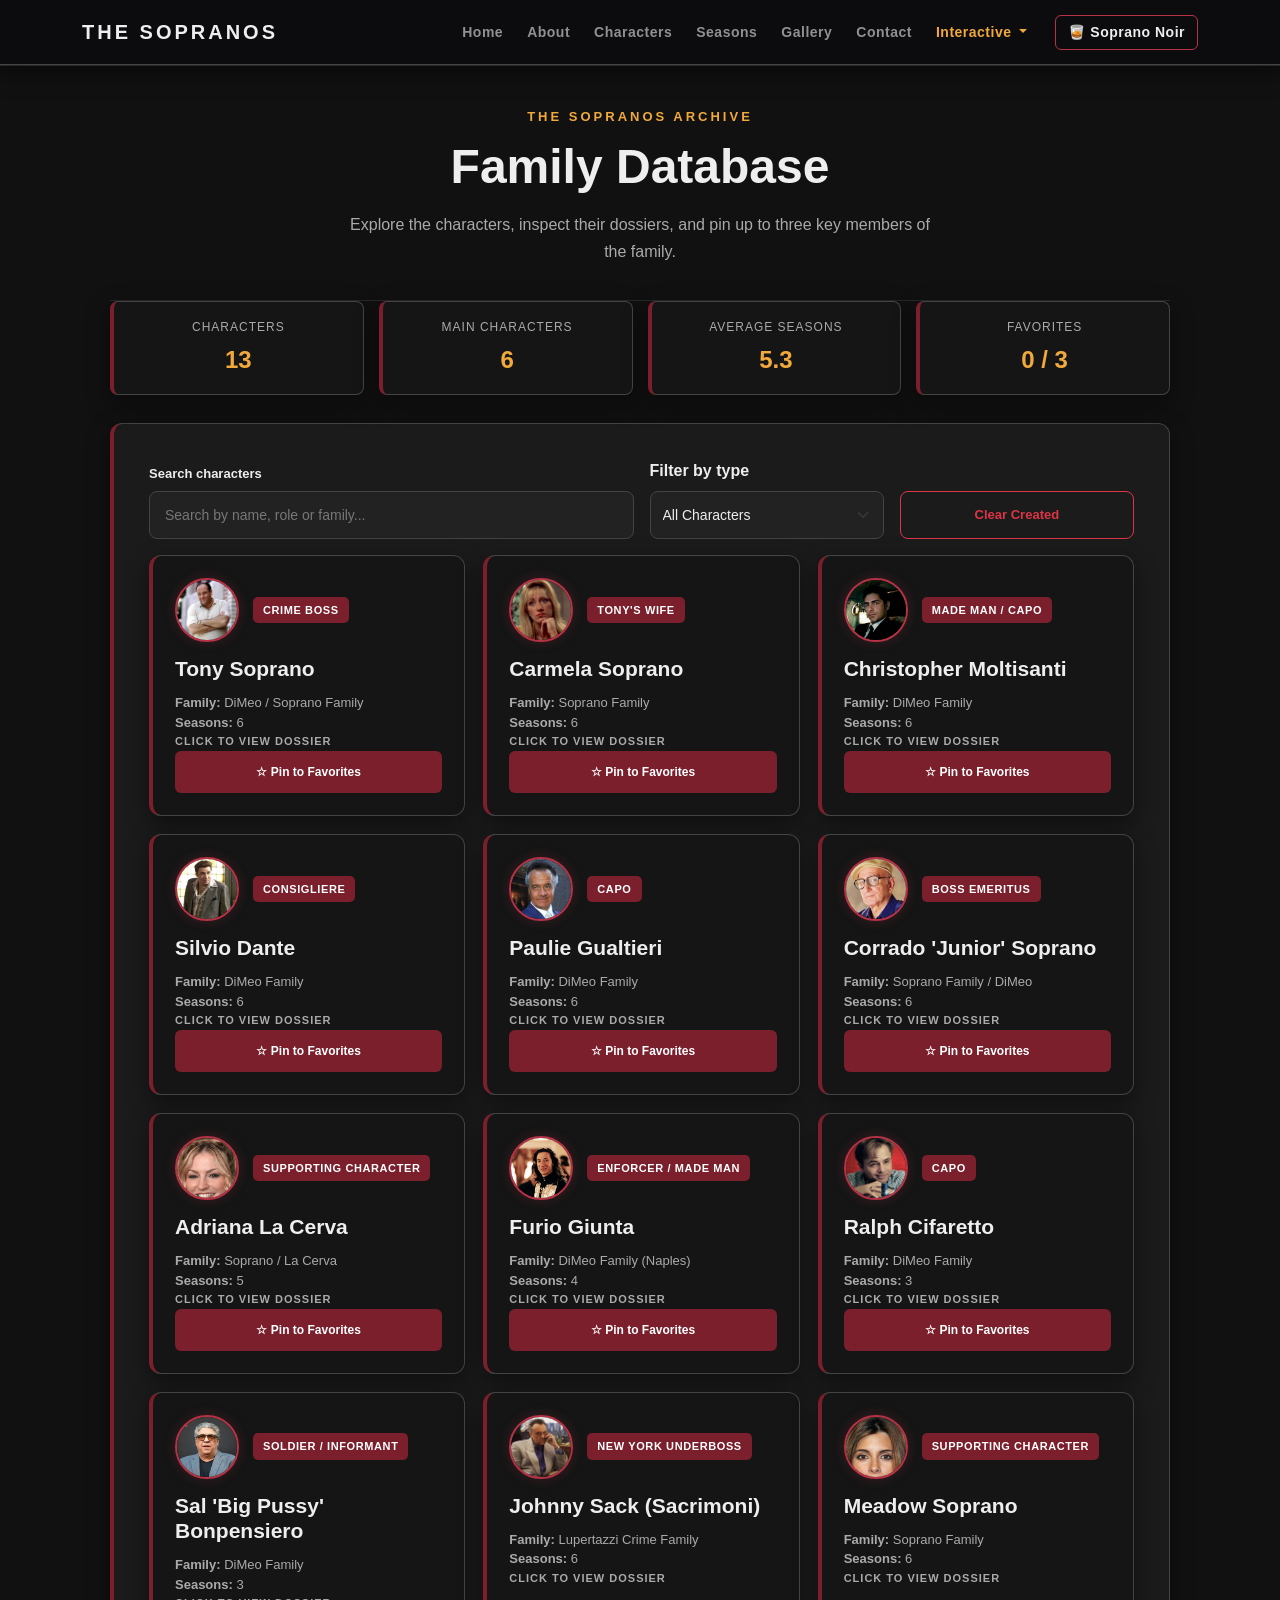
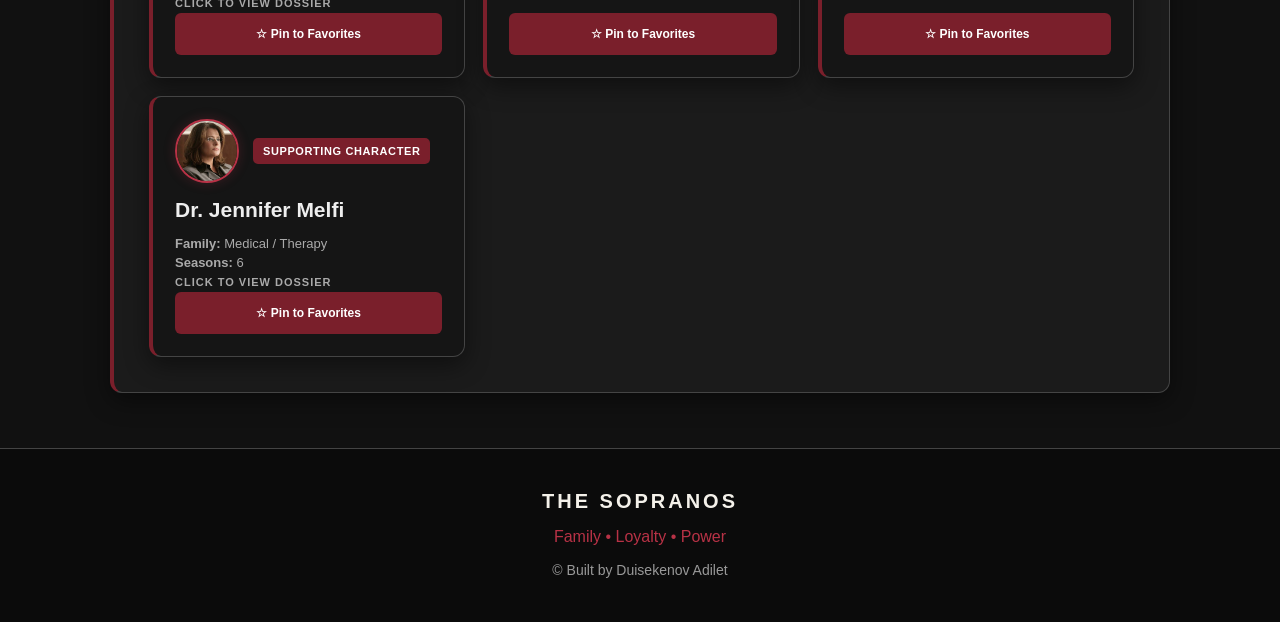
<file: family-database.html>
<!DOCTYPE html>
<html lang="en" data-theme="dark">

<head>
    <meta charset="UTF-8">
    <meta name="viewport" content="width=device-width, initial-scale=1.0">
    <title>Family Database | The Sopranos</title>

    <link href="https://cdn.jsdelivr.net/npm/bootstrap@5.3.3/dist/css/bootstrap.min.css" rel="stylesheet">
    <link rel="stylesheet" href="css/style.css">
    <link rel="stylesheet" href="css/interactive.css">
    <link rel="stylesheet" href="css/database.css">

    <script src="js/database.js" defer></script>
</head>

<body class="assignment-page database-page">

<header class="site-header">
    <nav class="navbar navbar-expand-lg navbar-dark bg-dark">
        <div class="container">
            <a class="navbar-brand" href="index.html">THE SOPRANOS</a>

            <button class="navbar-toggler" type="button" data-bs-toggle="collapse" data-bs-target="#mainNavbar" aria-controls="mainNavbar" aria-expanded="false" aria-label="Toggle navigation">
                <span class="navbar-toggler-icon"></span>
            </button>

            <div class="collapse navbar-collapse" id="mainNavbar">
                <ul class="navbar-nav ms-auto align-items-lg-center">
                    <li class="nav-item"><a class="nav-link" href="index.html">Home</a></li>
                    <li class="nav-item"><a class="nav-link" href="index.html#about">About</a></li>
                    <li class="nav-item"><a class="nav-link" href="characters.html">Characters</a></li>
                    <li class="nav-item"><a class="nav-link" href="index.html#seasons">Seasons</a></li>
                    <li class="nav-item"><a class="nav-link" href="index.html#gallery">Gallery</a></li>
                    <li class="nav-item"><a class="nav-link" href="index.html#contact">Contact</a></li>

                    <li class="nav-item dropdown">
                        <a class="nav-link dropdown-toggle active" href="#" id="interactiveDropdown" role="button" data-bs-toggle="dropdown" aria-expanded="false">
                            Interactive
                        </a>
                        <ul class="dropdown-menu dropdown-menu-dark dropdown-menu-end">
                            <li><a class="dropdown-item" href="game.html">Rating Mini-Game</a></li>
                            <li><a class="dropdown-item active" href="family-database.html">The DiMeo Family Archive</a></li>
                            <li><a class="dropdown-item" href="character-creator.html">Build a Soldier / Member</a></li>
                        </ul>
                    </li>

                    <li class="nav-item ms-lg-3 mt-2 mt-lg-0">
                        <button id="themeToggle" class="btn btn-sm btn-outline-light" type="button" aria-label="Toggle color theme">
                            🥃 Soprano Noir
                        </button>
                    </li>
                </ul>
            </div>
        </div>
    </nav>
</header>

<main class="database-container">
    <header class="database-header">
        <p class="database-eyebrow">THE SOPRANOS ARCHIVE</p>
        <h1>Family Database</h1>
        <p>
            Explore the characters, inspect their dossiers, and pin up to three key members of the family.
        </p>
    </header>

    <section class="database-statistics" aria-label="Database statistics">
        <div class="database-stat">
            <span class="database-stat-label">Characters</span>
            <strong id="total-characters">0</strong>
        </div>

        <div class="database-stat">
            <span class="database-stat-label">Main Characters</span>
            <strong id="lead-characters">0</strong>
        </div>

        <div class="database-stat">
            <span class="database-stat-label">Average Seasons</span>
            <strong id="average-seasons">0</strong>
        </div>

        <div class="database-stat">
            <span class="database-stat-label">Favorites</span>
            <strong id="favorite-count">0 / 3</strong>
        </div>
    </section>

    <section class="database-panel">
        <div class="row g-3 align-items-end mb-3">
            <div class="col-12 col-md-6">
                <div class="database-search mb-0">
                    <label for="character-search">Search characters</label>
                    <input type="search" id="character-search" placeholder="Search by name, role or family..." autocomplete="off">
                </div>
            </div>

            <div class="col-12 col-sm-7 col-md-3">
                <label for="character-filter" class="form-label fw-bold mb-2">Filter by type</label>
                <select id="character-filter" class="form-select bg-dark text-white border-secondary py-2">
                    <option value="all">All Characters</option>
                    <option value="lead">Main Characters</option>
                    <option value="supporting">Supporting Characters</option>
                    <option value="custom">Custom Created</option>
                </select>
            </div>

            <div class="col-12 col-sm-5 col-md-3 text-sm-end">
                <button id="reset-custom-btn" class="btn btn-outline-danger w-100 py-2" type="button">
                    Clear Created
                </button>
            </div>
        </div>

        <p id="database-message" class="database-message" role="status" aria-live="polite"></p>

        <div id="character-list" class="character-grid" aria-label="Character list"></div>

        <p id="no-results" class="no-results" hidden>
            No characters found. Try another search.
        </p>
    </section>

    <!-- Character Dossier Modal -->
    <div id="dossier-modal" class="dossier-modal" hidden role="dialog" aria-modal="true" aria-labelledby="dossier-name">
        <div class="dossier-dialog">
            <button type="button" id="dossier-close" class="dossier-close" aria-label="Close dossier">&times;</button>
            <div class="dossier-header">
                <img id="dossier-avatar" src="images/tony.jpeg" alt="" class="dossier-avatar" hidden>
                <div>
                    <span id="dossier-role" class="character-role">Role</span>
                    <h2 id="dossier-name" class="dossier-title">Character Name</h2>
                </div>
            </div>
            <div class="dossier-meta">
                <p><strong>Family / Affiliation:</strong> <span id="dossier-family"></span></p>
                <p><strong>Status:</strong> <span id="dossier-status"></span></p>
                <p><strong>Appearances:</strong> <span id="dossier-seasons"></span></p>
            </div>
            <p id="dossier-bio" class="dossier-bio"></p>
            <blockquote id="dossier-quote" class="dossier-quote"></blockquote>
            <div id="dossier-skills" class="dossier-skills" hidden></div>
        </div>
    </div>
</main>

<footer class="site-footer">
    <div class="container text-center">
        <h3>THE SOPRANOS</h3>
        <p>Family • Loyalty • Power</p>
        <small>&copy; Built by Duisekenov Adilet</small>
    </div>
</footer>

<button id="backToTop" class="back-to-top" type="button" aria-label="Back to top">&uarr;</button>

<script src="https://code.jquery.com/jquery-3.7.1.min.js"></script>
<script src="https://cdn.jsdelivr.net/npm/bootstrap@5.3.3/dist/js/bootstrap.bundle.min.js"></script>
<script src="js/main.js"></script>
</body>
</html>
</file>
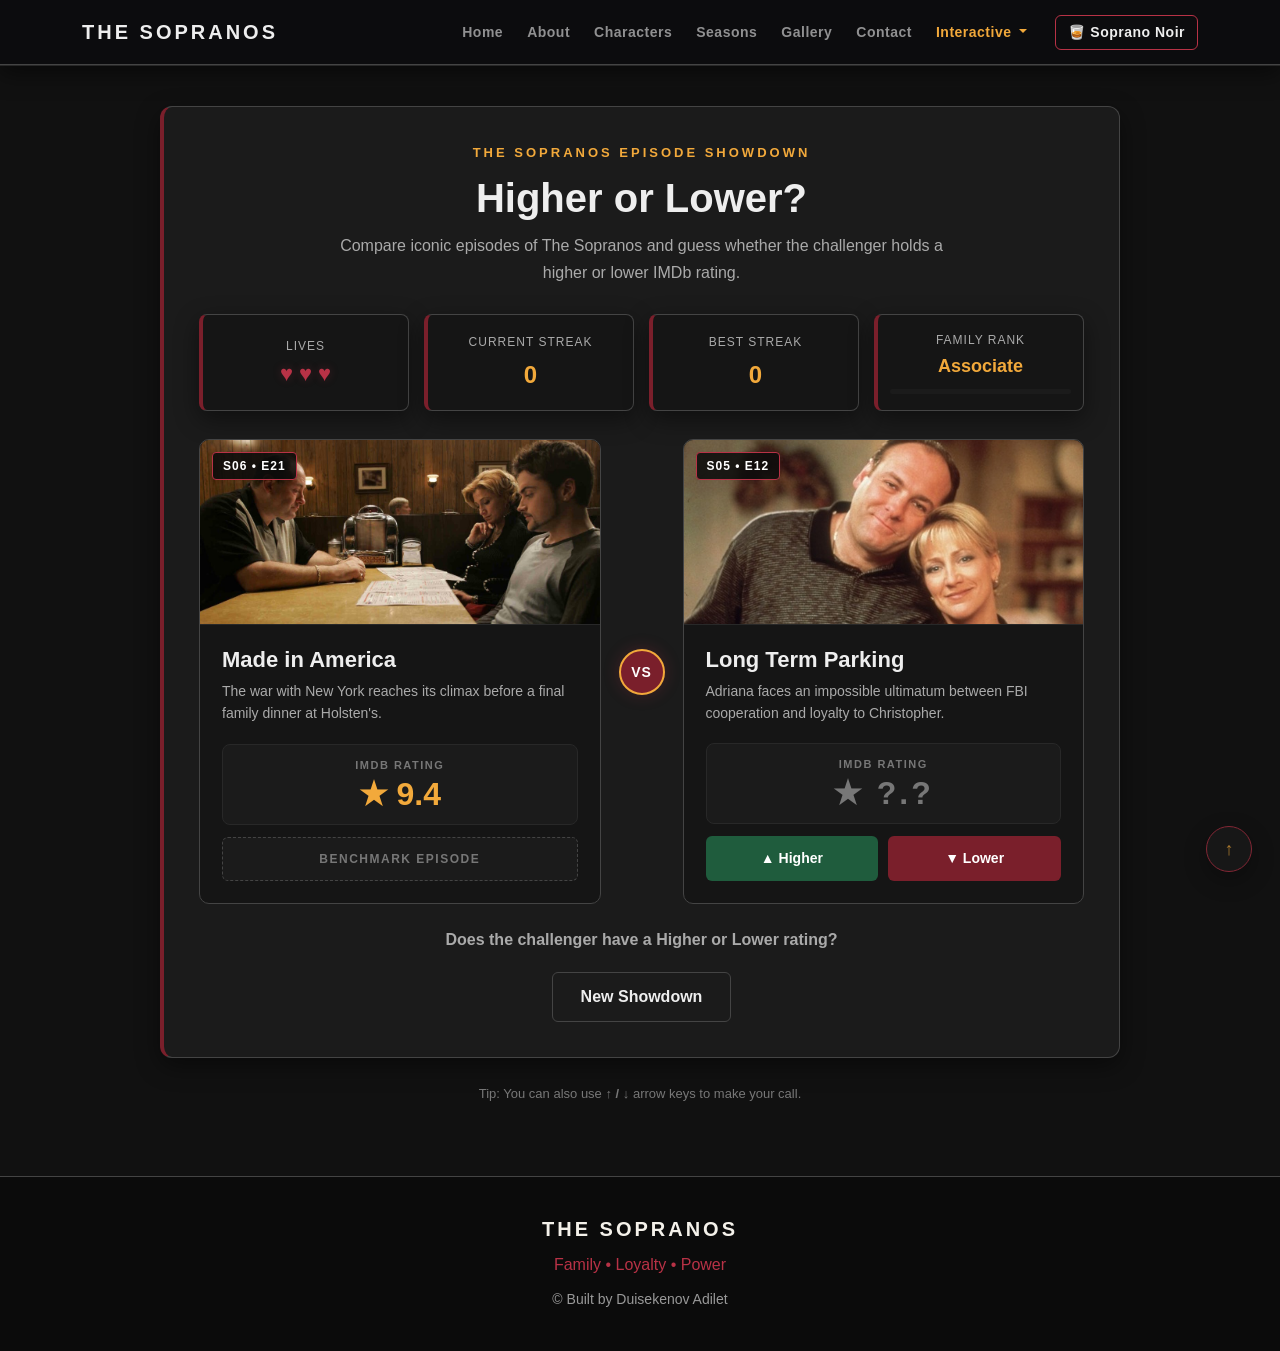
<file: game.html>
<!DOCTYPE html>
<html lang="en" data-theme="dark">

<head>
    <meta charset="UTF-8">
    <meta name="viewport" content="width=device-width, initial-scale=1.0">
    <title>Episode Showdown | The Sopranos</title>

    <link href="https://cdn.jsdelivr.net/npm/bootstrap@5.3.3/dist/css/bootstrap.min.css" rel="stylesheet">
    <link rel="stylesheet" href="css/style.css">
    <link rel="stylesheet" href="css/interactive.css">

    <script src="js/game.js" defer></script>
</head>

<body class="assignment-page">

<header class="site-header">
    <nav class="navbar navbar-expand-lg navbar-dark bg-dark">
        <div class="container">
            <a class="navbar-brand" href="index.html">THE SOPRANOS</a>

            <button class="navbar-toggler" type="button" data-bs-toggle="collapse" data-bs-target="#mainNavbar" aria-controls="mainNavbar" aria-expanded="false" aria-label="Toggle navigation">
                <span class="navbar-toggler-icon"></span>
            </button>

            <div class="collapse navbar-collapse" id="mainNavbar">
                <ul class="navbar-nav ms-auto align-items-lg-center">
                    <li class="nav-item"><a class="nav-link" href="index.html">Home</a></li>
                    <li class="nav-item"><a class="nav-link" href="index.html#about">About</a></li>
                    <li class="nav-item"><a class="nav-link" href="characters.html">Characters</a></li>
                    <li class="nav-item"><a class="nav-link" href="index.html#seasons">Seasons</a></li>
                    <li class="nav-item"><a class="nav-link" href="index.html#gallery">Gallery</a></li>
                    <li class="nav-item"><a class="nav-link" href="index.html#contact">Contact</a></li>

                    <li class="nav-item dropdown">
                        <a class="nav-link dropdown-toggle active" href="#" id="interactiveDropdown" role="button" data-bs-toggle="dropdown" aria-expanded="false">
                            Interactive
                        </a>
                        <ul class="dropdown-menu dropdown-menu-dark dropdown-menu-end">
                            <li><a class="dropdown-item active" href="game.html">Rating Mini-Game</a></li>
                            <li><a class="dropdown-item" href="family-database.html">The DiMeo Family Archive</a></li>
                            <li><a class="dropdown-item" href="character-creator.html">Build a Soldier / Member</a></li>
                        </ul>
                    </li>

                    <li class="nav-item ms-lg-3 mt-2 mt-lg-0">
                        <button id="themeToggle" class="btn btn-sm btn-outline-light" type="button" aria-label="Toggle color theme">
                            🥃 Soprano Noir
                        </button>
                    </li>
                </ul>
            </div>
        </div>
    </nav>
</header>

<main class="game-container">
    <section class="game-card showdown-wrapper">
        <p class="eyebrow">THE SOPRANOS EPISODE SHOWDOWN</p>
        <h1>Higher or Lower?</h1>
        <p class="game-description">
            Compare iconic episodes of The Sopranos and guess whether the challenger holds a higher or lower IMDb rating.
        </p>

        <!-- 4-column HUD -->
        <div class="scoreboard">
            <div class="score-item">
                <span class="score-label">Lives</span>
                <div id="lives-hearts" class="lives-hearts" aria-label="3 lives remaining">
                    <span class="heart active">&#9829;</span>
                    <span class="heart active">&#9829;</span>
                    <span class="heart active">&#9829;</span>
                </div>
            </div>

            <div class="score-item">
                <span class="score-label">Current Streak</span>
                <span id="streak" class="score-value">0</span>
            </div>

            <div class="score-item">
                <span class="score-label">Best Streak</span>
                <span id="best-streak" class="score-value">0</span>
            </div>

            <div class="score-item">
                <span class="score-label">Family Rank</span>
                <span id="family-rank" class="score-value rank-badge">Associate</span>
                <div class="rank-progress-track" title="Progress to next rank">
                    <div id="rank-progress-fill" class="rank-progress-fill"></div>
                </div>
            </div>
        </div>

        <!-- VS Episode Arena -->
        <div class="showdown-arena">
            <!-- Left Card: Known Episode -->
            <article id="left-episode-card" class="episode-card">
                <div class="episode-poster">
                    <img id="left-img" src="images/season3.jpeg" alt="Current episode">
                    <span id="left-code" class="episode-code">S03 • E11</span>
                </div>
                <div class="episode-body">
                    <h2 id="left-title" class="episode-title">Pine Barrens</h2>
                    <p id="left-desc" class="episode-desc">Paulie and Christopher get stranded in the snowy woods of South Jersey.</p>

                    <div class="episode-rating-box">
                        <span class="rating-caption">IMDB RATING</span>
                        <strong id="left-rating" class="episode-rating-num">&#9733; 9.7</strong>
                    </div>

                    <div class="benchmark-tag">BENCHMARK EPISODE</div>
                </div>
            </article>

            <div class="vs-badge" aria-hidden="true">VS</div>

            <!-- Right Card: Challenger Episode -->
            <article id="right-episode-card" class="episode-card">
                <div class="episode-poster">
                    <img id="right-img" src="images/season1.jpeg" alt="Challenger episode">
                    <span id="right-code" class="episode-code">S01 • E05</span>
                </div>
                <div class="episode-body">
                    <h2 id="right-title" class="episode-title">College</h2>
                    <p id="right-desc" class="episode-desc">Tony spots a former mob informant while touring colleges with Meadow.</p>

                    <div id="challenger-reveal-box" class="episode-rating-box is-hidden">
                        <span class="rating-caption">IMDB RATING</span>
                        <strong id="right-rating" class="episode-rating-num">&#9733; ?.?</strong>
                    </div>

                    <div id="game-buttons" class="game-buttons">
                        <button id="higher-btn" class="game-btn higher-btn" type="button">&#9650; Higher</button>
                        <button id="lower-btn" class="game-btn lower-btn" type="button">&#9660; Lower</button>
                    </div>
                </div>
            </article>
        </div>

        <p id="feedback" class="feedback" role="status" aria-live="polite">
            Does the challenger have a Higher or Lower rating?
        </p>

        <button id="restart-btn" class="restart-btn" type="button">New Showdown</button>
    </section>

    <p class="disclaimer">
        Tip: You can also use <strong>&uarr; / &darr;</strong> arrow keys to make your call.
    </p>
</main>

<footer class="site-footer">
    <div class="container text-center">
        <h3>THE SOPRANOS</h3>
        <p>Family • Loyalty • Power</p>
        <small>&copy; Built by Duisekenov Adilet</small>
    </div>
</footer>

<button id="backToTop" class="back-to-top" type="button" aria-label="Back to top">&uarr;</button>

<script src="https://code.jquery.com/jquery-3.7.1.min.js"></script>
<script src="https://cdn.jsdelivr.net/npm/bootstrap@5.3.3/dist/js/bootstrap.bundle.min.js"></script>
<script src="js/main.js"></script>
</body>
</html>
</file>
<file: css/style.css>
:root {
    --bg-main: #111111;
    --bg-secondary: #151515;
    --bg-card: #1b1b1b;
    --bg-card-hover: #222222;
    --bg-input: #222222;
    --bg-footer: #0b0b0b;

    --text-main: #eeeeee;
    --text-muted: #aaaaaa;
    --text-subtle: #777777;

    --accent-primary: #7a1f2b;
    --accent-bright: #b83246;
    --accent-glow: rgba(184, 50, 70, 0.25);
    --accent-gold: #f2a93b;

    --border-subtle: #282828;
    --border-card: #444444;
    --card-shadow: 0 8px 24px rgba(0, 0, 0, 0.45);
}

[data-theme="neon"] {
    --bg-main: #090612;
    --bg-secondary: #0f0a1f;
    --bg-card: #140e29;
    --bg-card-hover: #1d143b;
    --bg-input: #110b24;
    --bg-footer: #05030a;

    --text-main: #f4efff;
    --text-muted: #b5a8d5;
    --text-subtle: #7c6ea3;

    --accent-primary: #d91b60;
    --accent-bright: #ff2a7a;
    --accent-glow: rgba(255, 42, 122, 0.45);
    --accent-gold: #00f0ff;

    --border-subtle: #241947;
    --border-card: #482980;
    --card-shadow: 0 0 22px rgba(255, 42, 122, 0.22);
}

[data-theme="light"] {
    --bg-main: #f4f1ea;
    --bg-secondary: #eae4d7;
    --bg-card: #ffffff;
    --bg-card-hover: #fcfaf5;
    --bg-input: #ffffff;
    --bg-footer: #1c1917;

    --text-main: #1c1917;
    --text-muted: #57534e;
    --text-subtle: #78716c;

    --accent-primary: #7a1f2b;
    --accent-bright: #a32638;
    --accent-glow: rgba(122, 31, 43, 0.18);
    --accent-gold: #b45309;

    --border-subtle: #dcd6c8;
    --border-card: #cbd5e1;
    --card-shadow: 0 6px 18px rgba(28, 25, 23, 0.08);
}

* {
    box-sizing: border-box;
}

html {
    scroll-behavior: smooth;
}

body {
    margin: 0;
    font-family: Arial, sans-serif;
    background-color: var(--bg-main);
    color: var(--text-main);
    transition: background-color 0.3s ease, color 0.3s ease;
}

section {
    background-color: var(--bg-main);
    border-top: 1px solid var(--border-subtle);
    transition: background-color 0.3s ease, border-color 0.3s ease;
}

h1,
h2,
h3 {
    font-weight: 700;
}

h2 {
    font-size: 42px;
    margin-bottom: 20px;
}

p {
    line-height: 1.7;
}

/* NAVBAR */

.navbar {
    background-color: var(--bg-footer) !important;
    border-bottom: 1px solid var(--border-card);
    transition: background-color 0.3s ease, border-color 0.3s ease;
}

.navbar-brand {
    font-weight: 700;
    letter-spacing: 2px;
}

[data-theme="neon"] .navbar-brand {
    color: var(--accent-bright) !important;
    text-shadow: 0 0 12px var(--accent-glow);
}

.nav-link {
    transition: color 0.3s ease;
}

.nav-link:hover,
.nav-link.active {
    color: var(--accent-bright) !important;
}

#themeToggle {
    border-color: var(--accent-bright);
    color: var(--text-main);
    font-weight: 600;
    letter-spacing: 0.5px;
    transition: all 0.3s ease;
}

[data-theme="light"] #themeToggle {
    color: #f4f1ea;
}

#themeToggle:hover {
    background-color: var(--accent-bright);
    color: #ffffff;
    box-shadow: 0 0 14px var(--accent-glow);
}

/* HERO */

.hero-section {
    min-height: 600px;
    display: flex;
    align-items: center;
    justify-content: center;
    background:
        linear-gradient(
            rgba(12, 10, 18, 0.8),
            rgba(12, 10, 18, 0.94)
        ),
        url("../images/soprano1.webp");
    background-size: cover;
    background-position: center;
    text-align: center;
    border-top: none;
    color: #f4f1ea;
}

.hero-section h1 {
    font-size: 72px;
    letter-spacing: 6px;
    margin: 10px 0 20px;
}

[data-theme="neon"] .hero-section h1 {
    text-shadow: 0 0 25px var(--accent-glow);
}

.hero-label,
.section-label {
    color: var(--accent-bright);
    font-size: 14px;
    font-weight: 700;
    letter-spacing: 3px;
    text-transform: uppercase;
}

.hero-description {
    max-width: 600px;
    margin: 0 auto 30px;
    color: #cccccc;
    font-size: 20px;
}

.hero-button {
    padding: 12px 28px;
    background-color: #eeeeee;
    color: #111111;
    border: none;
    font-weight: 700;
    transition: 0.3s ease;
}

.hero-button:hover {
    background-color: var(--accent-bright);
    color: #ffffff;
    box-shadow: 0 0 18px var(--accent-glow);
    transform: translateY(-3px);
}

/* ABOUT */

#about {
    padding-top: 80px;
    padding-bottom: 80px;
}

.about-box {
    padding: 35px;
    background-color: var(--bg-card);
    border: 1px solid var(--border-card);
    border-left: 5px solid var(--accent-primary);
    box-shadow: var(--card-shadow);
    transition: 0.3s ease;
}

.about-box:hover {
    transform: translateY(-5px);
    border-color: var(--accent-bright);
}

.about-box h3 {
    margin-bottom: 20px;
}

/* SECTION HEADINGS */

.section-heading {
    max-width: 700px;
    margin: 0 auto 45px;
}

.section-heading h2 {
    margin-bottom: 10px;
}

.section-heading p:last-child {
    color: var(--text-muted);
}

/* CHARACTERS */

#characters {
    padding-top: 80px;
    padding-bottom: 80px;
}

.characters-grid {
    display: grid;
    grid-template-columns: 1fr;
    gap: 20px;
}

.character-card {
    position: relative;
    padding: 30px;
    min-height: 210px;
    background-color: var(--bg-card);
    border: 1px solid var(--border-card);
    border-left: 4px solid var(--accent-primary);
    box-shadow: var(--card-shadow);
    transition:
        transform 0.3s ease,
        border-color 0.3s ease,
        background-color 0.3s ease;
}

.character-card:hover {
    transform: translateY(-8px);
    border-color: var(--accent-bright);
    background-color: var(--bg-card-hover);
}

.card-top {
    display: flex;
    align-items: center;
    gap: 18px;
    margin-bottom: 18px;
}

.card-avatar {
    width: 76px;
    height: 76px;
    border-radius: 50%;
    object-fit: cover;
    object-position: top center;
    border: 2px solid var(--accent-bright);
    box-shadow: 0 0 14px var(--accent-glow);
    flex-shrink: 0;
    transition: transform 0.3s ease, box-shadow 0.3s ease;
}

.character-card:hover .card-avatar {
    transform: scale(1.06);
    box-shadow: 0 0 20px var(--accent-glow);
}

.character-number {
    display: block;
    margin-bottom: 6px;
    color: var(--accent-bright);
    font-size: 13px;
    font-weight: 700;
    letter-spacing: 2px;
}

.card-top h3 {
    margin-bottom: 0;
    font-size: 23px;
}

.character-card > p {
    margin: 0;
    color: var(--text-muted);
}

/* SEASONS */

#seasons {
    padding-top: 80px;
    padding-bottom: 80px;
}

.season-card {
    display: flex;
    flex-direction: column;
    overflow: hidden;
    background-color: var(--bg-card);
    border: 1px solid var(--border-card);
    box-shadow: var(--card-shadow);
    transition:
        transform 0.3s ease,
        border-color 0.3s ease;
}

.season-card:hover {
    transform: translateY(-6px);
    border-color: var(--accent-bright);
}

.season-banner {
    position: relative;
    height: 155px;
    overflow: hidden;
    border-bottom: 1px solid var(--border-subtle);
}

.season-banner img {
    width: 100%;
    height: 100%;
    object-fit: cover;
    object-position: center 20%;
    display: block;
    transition: transform 0.45s ease;
}

.season-card:hover .season-banner img {
    transform: scale(1.06);
}

.season-rating {
    position: absolute;
    top: 12px;
    right: 12px;
    padding: 4px 10px;
    background-color: rgba(11, 11, 11, 0.85);
    border: 1px solid var(--accent-gold);
    border-radius: 4px;
    color: var(--accent-gold);
    font-size: 12px;
    font-weight: 700;
    letter-spacing: 0.5px;
}

.season-body {
    display: flex;
    flex-direction: column;
    flex-grow: 1;
    padding: 24px 26px;
}

.season-meta {
    display: flex;
    justify-content: space-between;
    align-items: center;
}

.season-meta span {
    color: var(--accent-bright);
    font-size: 14px;
    font-weight: 700;
    letter-spacing: 2px;
}

.season-meta small {
    color: var(--accent-gold);
    font-size: 12px;
    font-weight: 600;
}

.season-body h3 {
    margin-top: 12px;
    margin-bottom: 12px;
    font-size: 24px;
}

.season-body p {
    margin: 0 0 18px;
    color: var(--text-muted);
    font-size: 15px;
}

.season-highlight {
    margin-top: auto;
    padding-top: 12px;
    border-top: 1px solid var(--border-subtle);
    color: var(--text-subtle);
    font-size: 12px;
    font-weight: 600;
    letter-spacing: 0.5px;
}

.season-highlight span {
    color: var(--text-main);
}

/* GALLERY */

#gallery {
    padding-top: 80px;
    padding-bottom: 80px;
}

.gallery-img {
    width: 100%;
    height: 280px;
    object-fit: cover;
    border: 1px solid var(--border-card);
    border-radius: 4px;
    transition:
        transform 0.3s ease,
        border-color 0.3s ease;
}

.gallery-img:hover {
    transform: scale(1.03);
    border-color: var(--accent-bright);
}

/* CONTACT */

#contact {
    padding-top: 80px;
    padding-bottom: 80px;
}

form {
    padding: 35px;
    background-color: var(--bg-card);
    border: 1px solid var(--border-card);
    box-shadow: var(--card-shadow);
}

.form-label {
    color: var(--text-main);
    font-weight: 600;
}

.form-control {
    padding: 12px;
    background-color: var(--bg-input);
    color: var(--text-main);
    border: 1px solid var(--border-card);
}

.form-control::placeholder {
    color: var(--text-subtle);
}

.form-control:focus {
    background-color: var(--bg-input);
    color: var(--text-main);
    border-color: var(--accent-bright);
    box-shadow: 0 0 0 2px var(--accent-glow);
}

.submit-button {
    padding: 12px 25px;
    background-color: var(--accent-primary);
    color: #ffffff;
    border: none;
    font-weight: 700;
    transition: 0.3s ease;
}

.submit-button:hover {
    background-color: var(--accent-bright);
    color: #ffffff;
    box-shadow: 0 0 16px var(--accent-glow);
    transform: translateY(-2px);
}

/* FOOTER */

.site-footer,
footer {
    padding: 40px 0;
    background-color: var(--bg-footer);
    border-top: 1px solid var(--border-card);
    color: #f4f1ea;
    transition: background-color 0.3s ease, border-color 0.3s ease;
}

.site-footer h3,
footer h3 {
    margin-bottom: 10px;
    font-size: 20px;
    letter-spacing: 3px;
}

.site-footer p,
footer p {
    margin-bottom: 8px;
    color: var(--accent-bright);
}

.site-footer small,
footer small {
    color: #999999;
}

/* BACK TO TOP BUTTON */

/* BACK TO TOP BUTTON */

.back-to-top {
    display: none;
    position: fixed;
    bottom: 28px;
    right: 28px;
    z-index: 999;
    width: 46px;
    height: 46px;
    padding: 0;
    background-color: var(--bg-card);
    color: var(--accent-gold);
    border: 1.5px solid var(--accent-bright);
    border-radius: 50%;
    font-size: 18px;
    font-weight: 700;
    line-height: 43px;
    text-align: center;
    cursor: pointer;
    box-shadow: var(--card-shadow);
    backdrop-filter: blur(6px);
    transition: all 0.25s ease;
}

.back-to-top:hover {
    background-color: var(--accent-bright);
    color: #ffffff;
    border-color: var(--accent-gold);
    box-shadow: 0 0 18px var(--accent-glow);
    transform: translateY(-4px);
}

/* TABLET */

@media (min-width: 768px) {
    .characters-grid {
        grid-template-columns: repeat(2, 1fr);
    }

    .hero-section h1 {
        font-size: 80px;
    }

    .character-card {
        padding: 32px;
    }
}

/* LAPTOP */

@media (min-width: 1200px) {
    .characters-grid {
        grid-template-columns: repeat(3, 1fr);
    }

    .hero-section {
        min-height: 650px;
    }

    .hero-section h1 {
        font-size: 90px;
    }

    .card-top h3 {
        font-size: 25px;
    }
}

/* MOBILE */

@media (max-width: 575px) {
    h2 {
        font-size: 34px;
    }

    .hero-section {
        min-height: 550px;
        padding: 40px 20px;
    }

    .hero-section h1 {
        font-size: 48px;
        letter-spacing: 3px;
    }

    .hero-description {
        font-size: 17px;
    }

    .section-label {
        font-size: 12px;
        letter-spacing: 2px;
    }

    .about-box,
    form {
        padding: 25px;
    }

    .gallery-img {
        height: 230px;
    }
}

/* VALIDATION */

.form-control.is-invalid,
input.field-invalid,
select.field-invalid {
    border-color: #ff737f !important;
    background-color: #2a1518 !important;
    color: #ffffff !important;
}

.form-control.is-valid,
input.field-valid,
select.field-valid {
    border-color: #75d99a !important;
}

.invalid-feedback,
.field-error {
    display: none;
    margin-top: 6px;
    color: #ff737f;
    font-size: 13px;
    font-weight: 600;
}
.site-header {
    position: sticky;
    top: 0;
    z-index: 1030;
    border-bottom: 1px solid var(--border-subtle);
    box-shadow: 0 4px 20px rgba(0, 0, 0, 0.45);
}
/* =========================================
   CUSTOM SOPRANOS NAVBAR & DROPDOWN
   ========================================= */

.site-header {
    position: sticky;
    top: 0;
    z-index: 1030;
    border-bottom: 1px solid var(--border-subtle);
    box-shadow: 0 6px 24px rgba(0, 0, 0, 0.55);
}

.site-header .navbar {
    background-color: rgba(13, 13, 15, 0.92) !important;
    backdrop-filter: blur(10px);
    padding-top: 12px;
    padding-bottom: 12px;
}

.site-header .navbar-brand {
    font-weight: 800;
    letter-spacing: 3px;
    color: var(--text-main) !important;
    transition: color 0.25s ease;
}

.site-header .navbar-brand:hover {
    color: var(--accent-gold) !important;
}

/* Плавное подчеркивание ссылок меню */
.site-header .nav-link {
    position: relative;
    font-size: 14px;
    font-weight: 600;
    letter-spacing: 0.5px;
    padding: 8px 12px !important;
    transition: color 0.25s ease;
}

.site-header .nav-link:not(.dropdown-toggle)::after {
    content: "";
    position: absolute;
    left: 12px;
    right: 12px;
    bottom: 2px;
    height: 2px;
    background-color: var(--accent-gold);
    transform: scaleX(0);
    transform-origin: center;
    transition: transform 0.25s ease;
}

.site-header .nav-link:hover::after,
.site-header .nav-link.active::after {
    transform: scaleX(1);
}

.site-header .nav-link.active {
    color: var(--accent-gold) !important;
}

/* Фирменное выпадающее меню вместо серого Bootstrap */
.site-header .dropdown-menu {
    background-color: var(--bg-card);
    border: 1px solid var(--accent-primary);
    border-radius: 10px;
    padding: 8px;
    margin-top: 10px;
    box-shadow: 0 12px 30px rgba(0, 0, 0, 0.7);
}

.site-header .dropdown-item {
    color: var(--text-main);
    font-size: 14px;
    font-weight: 500;
    border-radius: 6px;
    padding: 9px 14px;
    transition: background-color 0.2s ease, color 0.2s ease, padding-left 0.2s ease;
}

.site-header .dropdown-item:hover,
.site-header .dropdown-item:focus {
    background-color: var(--bg-card-hover);
    color: var(--accent-gold);
    padding-left: 18px;
}

.site-header .dropdown-item.active {
    background-color: var(--accent-primary);
    color: #ffffff;
    font-weight: 700;
}

/* Кнопка переключения темы */
#themeToggle {
    border-color: var(--accent-bright);
    color: var(--text-main);
    font-weight: 600;
    border-radius: 6px;
    padding: 6px 12px;
    transition: all 0.25s ease;
}

#themeToggle:hover {
    background-color: var(--accent-primary);
    border-color: var(--accent-gold);
    color: #ffffff;
    box-shadow: 0 0 14px var(--accent-glow);
}
/* =========================================
   NAVBAR LIGHT THEME ADAPTATION
   ========================================= */

[data-theme="light"] .site-header .navbar {
    background-color: rgba(245, 242, 235, 0.95) !important;
    border-bottom: 1px solid rgba(184, 176, 160, 0.4);
}

[data-theme="light"] .site-header .navbar-brand {
    color: #1a1a1c !important;
}

[data-theme="light"] .site-header .navbar-brand:hover {
    color: var(--accent-primary) !important;
}

[data-theme="light"] .site-header .nav-link {
    color: #333338 !important;
}

[data-theme="light"] .site-header .nav-link:hover,
[data-theme="light"] .site-header .nav-link.active {
    color: #9e1b24 !important; /* фирменный акцентный бордовый/красный */
}

[data-theme="light"] .site-header .dropdown-menu {
    background-color: #f0ece1;
    border-color: #d1c8b8;
}

[data-theme="light"] .site-header .dropdown-item {
    color: #2b2b2f;
}

[data-theme="light"] .site-header .dropdown-item:hover {
    background-color: #e4decf;
    color: #9e1b24;
}

[data-theme="light"] #themeToggle {
    border-color: #333338;
    color: #333338;
    background-color: transparent;
}

[data-theme="light"] #themeToggle:hover {
    background-color: #333338;
    color: #ffffff;
    border-color: #333338;
}
/* =========================================
   FOOTER LIGHT THEME ADAPTATION
   ========================================= */

[data-theme="light"] .site-footer {
    background-color: #f0ece1 !important;
    color: #2b2b2f !important;
    border-top: 1px solid rgba(184, 176, 160, 0.4);
}

[data-theme="light"] .site-footer h3 {
    color: #1a1a1c !important;
}

[data-theme="light"] .site-footer p {
    color: #9e1b24 !important; /* фирменный бордовый */
}

[data-theme="light"] .site-footer small {
    color: #66666d !important;
}

[data-theme="light"] .back-to-top {
    background-color: #e4decf;
    color: #1a1a1c;
    border: 1px solid #d1c8b8;
}

[data-theme="light"] .back-to-top:hover {
    background-color: #9e1b24;
    color: #ffffff;
    border-color: #9e1b24;
}
</file>
<file: css/interactive.css>
.game-container,
.database-container,
.creator-container {
    width: 100%;
    max-width: 1100px;
    margin: 0 auto;
    padding: 40px 20px 55px;
}

.back-link,
.database-back-link,
.creator-back-link {
    display: inline-block;
    margin-bottom: 25px;
    color: var(--accent-bright);
    text-decoration: none;
    transition: color 0.3s ease;
}

.back-link:hover,
.database-back-link:hover,
.creator-back-link:hover {
    color: var(--accent-gold);
    text-decoration: underline;
}

.back-link:focus-visible,
.database-back-link:focus-visible,
.creator-back-link:focus-visible,
.game-btn:focus-visible,
.restart-btn:focus-visible,
.favorite-button:focus-visible,
.creator-submit:focus-visible,
.creator-reset:focus-visible {
    outline: 3px solid var(--accent-gold);
    outline-offset: 4px;
}

.eyebrow,
.database-eyebrow,
.creator-eyebrow {
    margin-bottom: 10px;
    color: var(--accent-gold);
    font-size: 13px;
    font-weight: 700;
    letter-spacing: 3px;
    text-transform: uppercase;
}

.database-header,
.creator-header {
    margin-bottom: 35px;
    text-align: center;
}

.database-header h1,
.creator-header h1 {
    margin-bottom: 15px;
    color: var(--text-main);
    font-size: clamp(32px, 5vw, 48px);
}

.database-header > p:last-child,
.creator-header > p:last-child {
    max-width: 600px;
    margin: 0 auto;
    color: var(--text-muted);
    line-height: 1.7;
}

.scoreboard,
.database-statistics {
    display: grid;
    grid-template-columns: repeat(4, minmax(0, 1fr));
    gap: 15px;
    margin-bottom: 28px;
}

.score-item,
.database-stat {
    display: flex;
    flex-direction: column;
    justify-content: center;
    gap: 6px;
    padding: 16px 12px;
    background-color: var(--bg-secondary);
    border: 1px solid var(--border-card);
    border-left: 4px solid var(--accent-primary);
    border-radius: 8px;
    box-shadow: var(--card-shadow);
    text-align: center;
}

.score-label,
.database-stat-label {
    color: var(--text-muted);
    font-size: 12px;
    text-transform: uppercase;
    letter-spacing: 1px;
}

.score-value,
.database-stat strong {
    color: var(--accent-gold);
    font-size: 24px;
    font-weight: 700;
}

.rank-badge {
    font-size: 18px;
    line-height: 1.3;
}

.lives-hearts {
    display: flex;
    justify-content: center;
    gap: 6px;
    font-size: 22px;
    line-height: 1.2;
}

.heart {
    color: var(--text-subtle);
    opacity: 0.35;
    transition: all 0.25s ease;
}

.heart.active {
    color: var(--accent-bright);
    opacity: 1;
    text-shadow: 0 0 10px var(--accent-glow);
}

.rank-progress-track {
    width: 100%;
    height: 5px;
    margin-top: 4px;
    background-color: var(--bg-card);
    border-radius: 99px;
    overflow: hidden;
}

.rank-progress-fill {
    height: 100%;
    width: 0%;
    background-color: var(--accent-gold);
    transition: width 0.35s ease;
}

.game-card,
.database-panel,
.creator-panel {
    padding: 35px;
    background-color: var(--bg-card);
    border: 1px solid var(--border-card);
    border-left: 4px solid var(--accent-primary);
    border-radius: 12px;
    box-shadow: var(--card-shadow);
    transition: transform 0.3s ease, border-color 0.3s ease, background-color 0.3s ease;
}

/* EPISODE SHOWDOWN ARENA */

.showdown-wrapper {
    max-width: 960px;
    margin: 0 auto;
    text-align: center;
}

.showdown-wrapper h1 {
    margin-bottom: 10px;
}

.game-description {
    max-width: 620px;
    margin: 0 auto 28px;
    color: var(--text-muted);
}

.showdown-arena {
    position: relative;
    display: grid;
    grid-template-columns: 1fr auto 1fr;
    align-items: stretch;
    gap: 18px;
    margin-bottom: 22px;
}

.episode-card {
    display: flex;
    flex-direction: column;
    background-color: var(--bg-secondary);
    border: 1px solid var(--border-card);
    border-radius: 10px;
    overflow: hidden;
    text-align: left;
    transition: border-color 0.3s ease, box-shadow 0.3s ease, transform 0.3s ease;
}

.episode-card.is-correct {
    border-color: #75d99a;
    box-shadow: 0 0 22px rgba(117, 217, 154, 0.32);
}

.episode-card.is-wrong {
    border-color: #ff737f;
    box-shadow: 0 0 22px rgba(255, 115, 127, 0.32);
}

.episode-poster {
    position: relative;
    height: 185px;
    overflow: hidden;
    border-bottom: 1px solid var(--border-subtle);
}

.episode-poster img {
    width: 100%;
    height: 100%;
    object-fit: cover;
    object-position: center 22%;
    display: block;
}

.episode-code {
    position: absolute;
    top: 12px;
    left: 12px;
    padding: 4px 10px;
    background-color: rgba(11, 11, 11, 0.85);
    border: 1px solid var(--accent-bright);
    border-radius: 4px;
    color: #ffffff;
    font-size: 12px;
    font-weight: 700;
    letter-spacing: 1px;
}

.episode-body {
    display: flex;
    flex-direction: column;
    flex-grow: 1;
    padding: 22px;
}

.episode-title {
    margin: 0 0 8px;
    font-size: 22px;
    color: var(--text-main);
}

.episode-desc {
    margin: 0 0 18px;
    font-size: 14px;
    line-height: 1.55;
    color: var(--text-muted);
}

.episode-rating-box {
    margin-top: auto;
    padding: 12px 16px;
    background-color: var(--bg-card);
    border: 1px solid var(--border-subtle);
    border-radius: 8px;
    text-align: center;
}

.episode-rating-box.is-hidden .episode-rating-num {
    color: var(--text-subtle);
    letter-spacing: 3px;
}

.rating-caption {
    display: block;
    font-size: 11px;
    font-weight: 700;
    letter-spacing: 1.5px;
    color: var(--text-subtle);
    margin-bottom: 4px;
}

.episode-rating-num {
    font-size: 32px;
    color: var(--accent-gold);
    line-height: 1.1;
}

.benchmark-tag {
    margin-top: 12px;
    padding: 12px 16px;
    background-color: var(--bg-card);
    border: 1px dashed var(--border-card);
    border-radius: 6px;
    color: var(--text-subtle);
    font-size: 12px;
    font-weight: 700;
    letter-spacing: 1.5px;
    text-align: center;
}

.vs-badge {
    align-self: center;
    width: 46px;
    height: 46px;
    border-radius: 50%;
    background-color: var(--accent-primary);
    border: 2px solid var(--accent-gold);
    color: #ffffff;
    font-size: 14px;
    font-weight: 700;
    letter-spacing: 1px;
    line-height: 42px;
    text-align: center;
    box-shadow: 0 0 16px var(--accent-glow);
}

.game-buttons {
    display: grid;
    grid-template-columns: 1fr 1fr;
    gap: 10px;
    margin-top: 12px;
}

.game-btn,
.favorite-button,
.creator-submit {
    padding: 12px 16px;
    background-color: var(--accent-primary);
    color: #ffffff;
    border: none;
    border-radius: 6px;
    font-size: 14px;
    font-weight: 700;
    cursor: pointer;
    transition: background-color 0.2s ease, transform 0.2s ease, box-shadow 0.2s ease;
}

.higher-btn {
    background-color: #1f5c3d;
}

.higher-btn:hover:not(:disabled) {
    background-color: #297a51;
    box-shadow: 0 0 14px rgba(117, 217, 154, 0.35);
    transform: translateY(-2px);
}

.lower-btn:hover:not(:disabled),
.favorite-button:hover,
.creator-submit:hover {
    background-color: var(--accent-bright);
    box-shadow: 0 0 14px var(--accent-glow);
    transform: translateY(-2px);
}

.game-btn:disabled {
    opacity: 0.45;
    cursor: not-allowed;
}

.restart-btn,
.creator-reset {
    padding: 12px 28px;
    background-color: transparent;
    color: var(--text-main);
    border: 1px solid var(--border-card);
    border-radius: 6px;
    font-weight: 600;
    cursor: pointer;
    transition: all 0.25s ease;
}

.restart-btn:hover,
.creator-reset:hover {
    color: #ffffff;
    background-color: var(--bg-card-hover);
    border-color: var(--accent-bright);
}

.restart-btn.is-prominent {
    background-color: var(--accent-primary);
    border-color: var(--accent-gold);
    color: #ffffff;
    box-shadow: 0 0 18px var(--accent-glow);
}

.restart-btn.is-prominent:hover {
    background-color: var(--accent-bright);
    transform: translateY(-2px);
}

.feedback {
    min-height: 28px;
    margin: 10px 0 18px;
    color: var(--text-muted);
    font-size: 16px;
    font-weight: 600;
}

.feedback.success {
    color: #75d99a;
}

.feedback.error,
.feedback.game-over {
    color: #ff737f;
}

.disclaimer {
    margin-top: 25px;
    color: var(--text-subtle);
    font-size: 13px;
    text-align: center;
}

@media (max-width: 850px) {
    .scoreboard,
    .database-statistics {
        grid-template-columns: repeat(2, minmax(0, 1fr));
    }

    .showdown-arena {
        grid-template-columns: 1fr;
    }

    .vs-badge {
        margin: -6px auto;
    }
}

@media (max-width: 575px) {
    .game-container,
    .database-container,
    .creator-container {
        padding: 25px 15px 40px;
    }

    .game-card,
    .database-panel,
    .creator-panel {
        padding: 20px;
    }

    .scoreboard {
        grid-template-columns: repeat(2, minmax(0, 1fr));
    }
}
</file>
<file: css/creator.css>
.creator-layout {
    display: grid;
    grid-template-columns: minmax(0, 1.15fr) minmax(0, 0.85fr);
    align-items: start;
    gap: 24px;
}

.creator-panel h2 {
    margin-bottom: 8px;
    color: var(--text-main);
    font-size: 23px;
}

.creator-description {
    margin-bottom: 24px;
    color: var(--text-muted);
    font-size: 13px;
}

.creator-panel form {
    padding: 0;
    background: transparent;
    border: none;
    box-shadow: none;
}

.form-field {
    margin-bottom: 18px;
}

.form-field label {
    display: block;
    margin-bottom: 7px;
    color: var(--text-main);
    font-size: 13px;
    font-weight: 600;
}

.form-field input,
.form-field select {
    width: 100%;
    min-height: 44px;
    padding: 10px 12px;
    border: 1px solid var(--border-card);
    border-radius: 7px;
    background-color: var(--bg-input);
    color: var(--text-main);
    font: inherit;
    font-size: 14px;
    transition: border-color 0.2s ease, box-shadow 0.2s ease;
}

.form-field select option {
    background-color: var(--bg-card);
    color: var(--text-main);
}

.form-field input:focus,
.form-field select:focus {
    border-color: var(--accent-gold);
    outline: none;
    box-shadow: 0 0 0 2px var(--accent-glow);
}

.skills-fieldset {
    margin: 22px 0;
    padding: 20px;
    border: 1px solid var(--border-card);
    border-radius: 10px;
    background-color: var(--bg-secondary);
}

.skills-fieldset legend {
    float: none;
    width: auto;
    margin: 0;
    padding: 0 8px;
    color: var(--accent-gold);
    font-size: 16px;
    font-weight: 700;
}

.skills-description {
    margin: 4px 0 18px;
    color: var(--text-muted);
    font-size: 12px;
}

.points-summary-box {
    margin-top: 18px;
    padding-top: 14px;
    border-top: 1px solid var(--border-subtle);
    display: grid;
    grid-template-columns: 1fr 1fr;
    gap: 12px;
}

.points-counter {
    display: flex;
    justify-content: space-between;
    align-items: center;
    padding: 10px 12px;
    background-color: var(--bg-card);
    border: 1px solid var(--border-subtle);
    border-radius: 6px;
    color: var(--text-muted);
    font-size: 13px;
}

.points-counter strong {
    color: var(--text-main);
    font-size: 15px;
}

.points-valid {
    color: #57bd87 !important;
}

.points-invalid {
    color: #ff7777 !important;
}

.creator-actions {
    display: grid;
    grid-template-columns: 1.4fr 1fr;
    gap: 12px;
}

.creator-submit,
.creator-reset {
    width: 100%;
    min-height: 46px;
}

.form-errors {
    margin-bottom: 20px;
    padding: 13px 16px;
    border: 1px solid #a52a2a;
    border-radius: 7px;
    background-color: #351616;
    color: #ffaaaa;
    font-size: 13px;
}

.form-errors ul {
    margin: 6px 0 0;
    padding-left: 18px;
}

.preview-panel {
    position: sticky;
    top: 85px;
}

.character-preview {
    padding: 25px;
    border: 1px solid var(--border-card);
    border-radius: 12px;
    background-color: var(--bg-secondary);
    transition: background-color 0.25s ease, border-color 0.25s ease;
    overflow-wrap: anywhere;
}

.preview-color-crimson {
    border-color: #9e1b24;
    background-color: #2b1316;
}

.preview-color-gold {
    border-color: #c59b27;
    background-color: #292212;
}

.preview-color-black {
    border-color: var(--border-card);
    background-color: var(--bg-secondary);
}

.preview-color-ivory {
    border-color: #b8b0a0;
    background-color: #282622;
}

.preview-header-row {
    display: flex;
    align-items: center;
    gap: 16px;
    margin-bottom: 18px;
}

.preview-avatar {
    width: 76px;
    height: 76px;
    border-radius: 50%;
    object-fit: cover;
    border: 2px solid var(--accent-gold);
    box-shadow: 0 0 16px var(--accent-glow);
    background-color: #121215;
    flex-shrink: 0;
}

.preview-eyebrow {
    margin-bottom: 4px;
    color: var(--accent-gold);
    font-size: 10px;
    font-weight: 700;
    letter-spacing: 2px;
}

.character-preview h3 {
    margin-bottom: 8px;
    color: var(--text-main);
    font-size: 23px;
}

.preview-badges {
    display: flex;
    flex-wrap: wrap;
    align-items: center;
    gap: 8px;
}

.preview-class {
    display: inline-block;
    margin: 0;
    padding: 4px 10px;
    border-radius: 5px;
    background-color: var(--accent-primary);
    color: #ffffff;
    font-size: 12px;
    font-weight: 700;
}

.preview-color-chip {
    padding: 4px 10px;
    border-radius: 5px;
    background-color: var(--bg-card);
    border: 1px solid var(--border-subtle);
    color: var(--text-muted);
    font-size: 12px;
}

.preview-color-chip strong {
    color: var(--text-main);
}

.preview-skills {
    margin-top: 16px;
    padding-top: 16px;
    border-top: 1px solid var(--border-subtle);
    display: flex;
    flex-direction: column;
    gap: 12px;
}

.skill-bar-head {
    display: flex;
    justify-content: space-between;
    margin-bottom: 5px;
    font-size: 13px;
    color: var(--text-muted);
}

.skill-bar-head strong {
    color: var(--text-main);
}

.skill-bar-track {
    width: 100%;
    height: 6px;
    background-color: var(--bg-card);
    border-radius: 99px;
    overflow: hidden;
}

.skill-bar-fill {
    height: 100%;
    width: 0%;
    background-color: var(--accent-gold);
    transition: width 0.25s ease;
}

.preview-points {
    display: flex;
    justify-content: space-between;
    align-items: center;
    margin: 18px 0 0;
    padding-top: 14px;
    border-top: 1px solid var(--border-subtle);
    color: var(--text-muted);
    font-size: 13px;
}

.preview-points strong {
    color: var(--accent-gold);
    font-size: 16px;
}

.creation-result {
    margin-top: 20px;
}

.result-character-card {
    padding: 18px 20px;
    border: 1px solid #57bd87;
    border-radius: 10px;
    background-color: #14251c;
    color: #e4f5eb;
    overflow-wrap: anywhere;
}

.result-character-card h3 {
    margin-bottom: 10px;
    color: #80e2ac;
    font-size: 18px;
}

.result-character-card p {
    margin-bottom: 6px;
    font-size: 13px;
}

.result-archive-link {
    display: inline-block;
    margin-top: 10px;
    color: var(--accent-gold);
    font-size: 13px;
    font-weight: 700;
    text-decoration: none;
}

.result-archive-link:hover {
    text-decoration: underline;
}

@media (max-width: 850px) {
    .creator-layout {
        grid-template-columns: minmax(0, 1fr);
    }

    .preview-panel {
        position: static;
    }
}

@media (max-width: 575px) {
    .points-summary-box,
    .creator-actions {
        grid-template-columns: 1fr;
    }
}
/* Стили для красивой кастомной кнопки выбора файла */
.custom-file-upload {
    position: relative;
    overflow: hidden;
    display: block;
    width: 100%;
}

.custom-file-upload input[type="file"] {
    position: absolute;
    left: 0;
    top: 0;
    opacity: 0;
    width: 100%;
    height: 100%;
    cursor: pointer;
    z-index: 2;
}

#file-custom-label {
    display: flex;
    align-items: center;
    justify-content: center;
    width: 100%;
    min-height: 44px;
    padding: 10px 14px;
    background-color: var(--bg-input);
    border: 1px dashed var(--accent-bright);
    border-radius: 7px;
    color: var(--text-main);
    font-size: 13px;
    font-weight: 600;
    text-align: center;
    cursor: pointer;
    transition: all 0.25s ease;
}

.custom-file-upload:hover #file-custom-label {
    background-color: var(--bg-card-hover);
    border-color: var(--accent-gold);
    color: var(--accent-gold);
}

.creator-field-hint {
    display: block;
    margin-top: 6px;
    color: var(--text-muted);
    font-size: 12px;
}
</file>
<file: css/characters.css>
/* HERO */

.characters-hero {
    min-height: 480px;
    display: flex;
    align-items: center;
    justify-content: center;
    background:
        linear-gradient(
            rgba(12, 10, 18, 0.82),
            rgba(12, 10, 18, 0.96)
        ),
        url("../images/soprano2.avif");
    background-size: cover;
    background-position: center;
    text-align: center;
    border-top: none;
    color: #f4f1ea;
}

.characters-hero h1 {
    font-size: 72px;
    letter-spacing: 6px;
    margin: 10px 0 20px;
}

.characters-hero .hero-description {
    color: #cccccc;
}

[data-theme="neon"] .characters-hero h1 {
    text-shadow: 0 0 25px var(--accent-glow);
}

.profile-label {
    color: var(--accent-bright);
    font-size: 14px;
    font-weight: 700;
    letter-spacing: 3px;
    text-transform: uppercase;
}

/* GENERAL SECTIONS */

.featured-character,
.inner-circle,
.directory {
    padding-top: 80px;
    padding-bottom: 80px;
}

/* TONY PROFILE */

.tony-profile {
    display: grid;
    grid-template-columns: 1fr;
    background-color: var(--bg-card);
    border: 1px solid var(--border-card);
    border-left: 5px solid var(--accent-primary);
    box-shadow: var(--card-shadow);
    overflow: hidden;
    transition: transform 0.3s ease, border-color 0.3s ease;
}

.tony-profile:hover {
    transform: translateY(-5px);
    border-color: var(--accent-bright);
}

.tony-image {
    min-height: 350px;
}

.tony-image img {
    width: 100%;
    height: 100%;
    min-height: 350px;
    object-fit: cover;
    object-position: top center;
    display: block;
}

.tony-info {
    padding: 40px;
}

.tony-info h3 {
    font-size: 36px;
    margin-bottom: 30px;
}

.profile-item {
    padding: 15px 0;
    border-bottom: 1px solid var(--border-subtle);
}

.profile-item span {
    display: block;
    margin-bottom: 5px;
    color: var(--accent-bright);
    font-size: 13px;
    font-weight: 700;
    letter-spacing: 2px;
    text-transform: uppercase;
}

.profile-item p {
    margin: 0;
    color: var(--text-main);
}

.profile-description {
    margin-top: 25px;
    color: var(--text-muted);
}

/* INNER CIRCLE */

.inner-circle {
    background-color: var(--bg-secondary);
}

.inner-card {
    height: 100%;
    background-color: var(--bg-card);
    border: 1px solid var(--border-card);
    box-shadow: var(--card-shadow);
    transition: transform 0.3s ease, border-color 0.3s ease, background-color 0.3s ease;
}

.inner-card:hover {
    transform: translateY(-7px);
    border-color: var(--accent-bright);
    background-color: var(--bg-card-hover);
}

.inner-card-image {
    height: 260px;
    overflow: hidden;
}

.inner-card-image img {
    width: 100%;
    height: 100%;
    object-fit: cover;
    object-position: top center;
    display: block;
    transition: transform 0.4s ease;
}

.inner-card:hover .inner-card-image img {
    transform: scale(1.05);
}

.inner-card-content {
    padding: 30px;
}

.inner-card-content > span {
    display: block;
    margin-bottom: 20px;
    color: var(--accent-bright);
    font-size: 14px;
    font-weight: 700;
    letter-spacing: 2px;
}

.inner-card-content h3 {
    margin-bottom: 8px;
    font-size: 25px;
}

.inner-card-content .role {
    margin-bottom: 15px;
    color: var(--accent-bright);
    font-size: 13px;
    font-weight: 700;
    letter-spacing: 2px;
    text-transform: uppercase;
}

.inner-card-content p:last-child {
    margin: 0;
    color: var(--text-muted);
}

/* DIRECTORY TABLE */

.table-wrapper {
    overflow-x: auto;
    border: 1px solid var(--border-card);
    box-shadow: var(--card-shadow);
}

.character-table {
    width: 100%;
    border-collapse: collapse;
    background-color: var(--bg-card);
}

.character-table th {
    padding: 20px;
    background-color: var(--bg-card-hover);
    color: var(--accent-bright);
    font-size: 14px;
    letter-spacing: 2px;
    text-transform: uppercase;
    text-align: left;
    border-bottom: 1px solid var(--border-card);
}

.character-table td {
    padding: 18px 20px;
    color: var(--text-main);
    border-bottom: 1px solid var(--border-subtle);
}

.character-table tbody tr {
    transition: background-color 0.3s ease;
}

.character-table tbody tr:hover {
    background-color: var(--bg-card-hover);
}

.character-table tbody tr:last-child td {
    border-bottom: none;
}

.table-person {
    display: flex;
    align-items: center;
    gap: 14px;
    font-weight: 600;
}

.table-avatar {
    width: 42px;
    height: 42px;
    border-radius: 50%;
    object-fit: cover;
    object-position: top center;
    border: 2px solid var(--accent-bright);
    flex-shrink: 0;
}

/* RESPONSIVE */

@media (min-width: 768px) {
    .characters-hero h1 {
        font-size: 80px;
    }

    .tony-profile {
        grid-template-columns: 45% 55%;
    }

    .tony-image,
    .tony-image img {
        min-height: 500px;
    }
}

@media (min-width: 1200px) {
    .characters-hero {
        min-height: 550px;
    }

    .characters-hero h1 {
        font-size: 90px;
    }

    .tony-info {
        padding: 55px;
    }
}

@media (max-width: 575px) {
    .characters-hero {
        min-height: 430px;
        padding: 40px 20px;
    }

    .characters-hero h1 {
        font-size: 48px;
        letter-spacing: 3px;
    }

    .tony-info {
        padding: 25px;
    }

    .tony-info h3 {
        font-size: 30px;
    }

    .inner-card-content {
        padding: 25px;
    }

    .character-table th,
    .character-table td {
        padding: 14px;
        white-space: nowrap;
    }
}
</file>
<file: css/database.css>
.database-search label {
    display: block;
    margin-bottom: 8px;
    color: var(--text-main);
    font-size: 13px;
    font-weight: 600;
}

.database-search input {
    width: 100%;
    min-height: 48px;
    padding: 11px 15px;
    border: 1px solid var(--border-card);
    border-radius: 8px;
    background-color: var(--bg-input);
    color: var(--text-main);
    font: inherit;
    font-size: 14px;
    transition: border-color 0.2s ease, box-shadow 0.2s ease;
}

.database-search input::placeholder {
    color: var(--text-subtle);
}

.database-search input:focus {
    border-color: var(--accent-gold);
    outline: none;
    box-shadow: 0 0 0 2px var(--accent-glow);
}

#character-filter {
    min-height: 48px;
    background-color: var(--bg-input) !important;
    color: var(--text-main) !important;
    border: 1px solid var(--border-card) !important;
    border-radius: 8px;
    font-size: 14px;
}

#character-filter:focus {
    border-color: var(--accent-gold) !important;
    box-shadow: 0 0 0 2px var(--accent-glow) !important;
}

#reset-custom-btn {
    min-height: 48px;
    border-radius: 8px;
    font-size: 13px;
    font-weight: 600;
}

.database-message {
    margin: 0 0 18px;
    padding: 12px 16px;
    background-color: var(--bg-secondary);
    border: 1px solid var(--accent-gold);
    border-left: 4px solid var(--accent-gold);
    border-radius: 8px;
    color: var(--accent-gold);
    font-size: 14px;
    font-weight: 600;
    line-height: 1.5;
}

.database-message:empty {
    display: none;
}

.character-grid {
    display: grid;
    grid-template-columns: repeat(3, minmax(0, 1fr));
    gap: 18px;
}

.character-grid .character-card {
    display: flex;
    min-width: 0;
    flex-direction: column;
    align-items: flex-start;
    padding: 22px;
    border: 1px solid var(--border-card);
    border-left: 4px solid var(--accent-primary);
    border-radius: 12px;
    background-color: var(--bg-secondary);
    cursor: pointer;
    transition: border-color 0.25s ease, transform 0.25s ease, box-shadow 0.25s ease;
}

.character-grid .character-card:hover {
    border-color: var(--accent-bright);
    box-shadow: 0 8px 24px rgba(0, 0, 0, 0.35);
    transform: translateY(-4px);
}

.archive-card-header {
    display: flex;
    align-items: center;
    gap: 14px;
    width: 100%;
    margin-bottom: 14px;
}

.archive-avatar {
    width: 64px;
    height: 64px;
    border-radius: 50%;
    object-fit: cover;
    object-position: top center;
    border: 2px solid var(--accent-bright);
    box-shadow: 0 0 12px var(--accent-glow);
    flex-shrink: 0;
}

.character-role {
    display: inline-block;
    padding: 5px 10px;
    border-radius: 5px;
    background-color: var(--accent-primary);
    color: #ffffff;
    font-size: 11px;
    font-weight: 700;
    letter-spacing: 0.6px;
    text-transform: uppercase;
}

.character-name {
    margin-bottom: 12px;
    color: var(--text-main);
    font-size: 21px;
    font-weight: 700;
    overflow-wrap: anywhere;
}

.character-detail {
    margin-bottom: 8px;
    color: var(--text-muted);
    font-size: 13px;
    line-height: 1.5;
    overflow-wrap: anywhere;
}

.character-detail:last-of-type {
    margin-bottom: 12px;
}

.card-hint {
    margin-bottom: 14px;
    color: var(--accent-gold);
    font-size: 11px;
    font-weight: 700;
    letter-spacing: 1px;
    text-transform: uppercase;
}

.favorite-button {
    width: 100%;
    min-height: 42px;
    margin-top: auto;
    padding: 10px;
    font-size: 12px;
}

.favorite-button.is-favorite {
    border: 1px solid var(--accent-gold);
    background-color: var(--bg-card-hover);
    color: var(--accent-gold);
}

.no-results {
    margin: 15px 0 0;
    padding: 28px 15px;
    border: 1px dashed var(--border-card);
    border-radius: 10px;
    color: var(--text-muted);
    text-align: center;
}

/* DOSSIER MODAL */

.dossier-modal {
    position: fixed;
    inset: 0;
    z-index: 1050;
    display: flex;
    align-items: center;
    justify-content: center;
    padding: 20px;
    background-color: rgba(0, 0, 0, 0.78);
    backdrop-filter: blur(4px);
}

.dossier-modal[hidden] {
    display: none;
}

.dossier-dialog {
    position: relative;
    width: 100%;
    max-width: 560px;
    padding: 32px;
    background-color: var(--bg-card);
    border: 1px solid var(--accent-bright);
    border-left: 5px solid var(--accent-primary);
    border-radius: 12px;
    box-shadow: var(--card-shadow);
    color: var(--text-main);
}

.dossier-close {
    position: absolute;
    top: 16px;
    right: 20px;
    background: transparent;
    border: none;
    color: var(--text-muted);
    font-size: 28px;
    line-height: 1;
    cursor: pointer;
    transition: color 0.2s ease;
}

.dossier-close:hover {
    color: var(--accent-bright);
}

.dossier-header {
    display: flex;
    align-items: center;
    gap: 18px;
    margin-bottom: 14px;
}

.dossier-avatar {
    width: 78px;
    height: 78px;
    border-radius: 50%;
    object-fit: cover;
    object-position: top center;
    border: 2px solid var(--accent-bright);
    box-shadow: 0 0 16px var(--accent-glow);
    flex-shrink: 0;
}

.dossier-title {
    margin: 6px 0 0;
    font-size: 28px;
}

.dossier-meta {
    padding: 14px 0;
    border-top: 1px solid var(--border-subtle);
    border-bottom: 1px solid var(--border-subtle);
    margin-bottom: 18px;
}

.dossier-meta p {
    margin: 6px 0;
    font-size: 14px;
    color: var(--text-muted);
}

.dossier-meta strong {
    color: var(--text-main);
}

.dossier-bio {
    margin-bottom: 18px;
    color: var(--text-main);
    font-size: 15px;
    line-height: 1.65;
}

.dossier-quote {
    margin: 0;
    padding: 14px 18px;
    background-color: var(--bg-secondary);
    border-left: 3px solid var(--accent-gold);
    border-radius: 6px;
    color: var(--accent-gold);
    font-style: italic;
    font-size: 14px;
}

.dossier-skills {
    display: grid;
    grid-template-columns: repeat(2, 1fr);
    gap: 10px;
    margin-top: 16px;
    padding-top: 16px;
    border-top: 1px solid var(--border-subtle);
    font-size: 13px;
}

@media (max-width: 850px) {
    .character-grid {
        grid-template-columns: repeat(2, minmax(0, 1fr));
    }
}

@media (max-width: 480px) {
    .character-grid {
        grid-template-columns: minmax(0, 1fr);
    }
}
</file>
